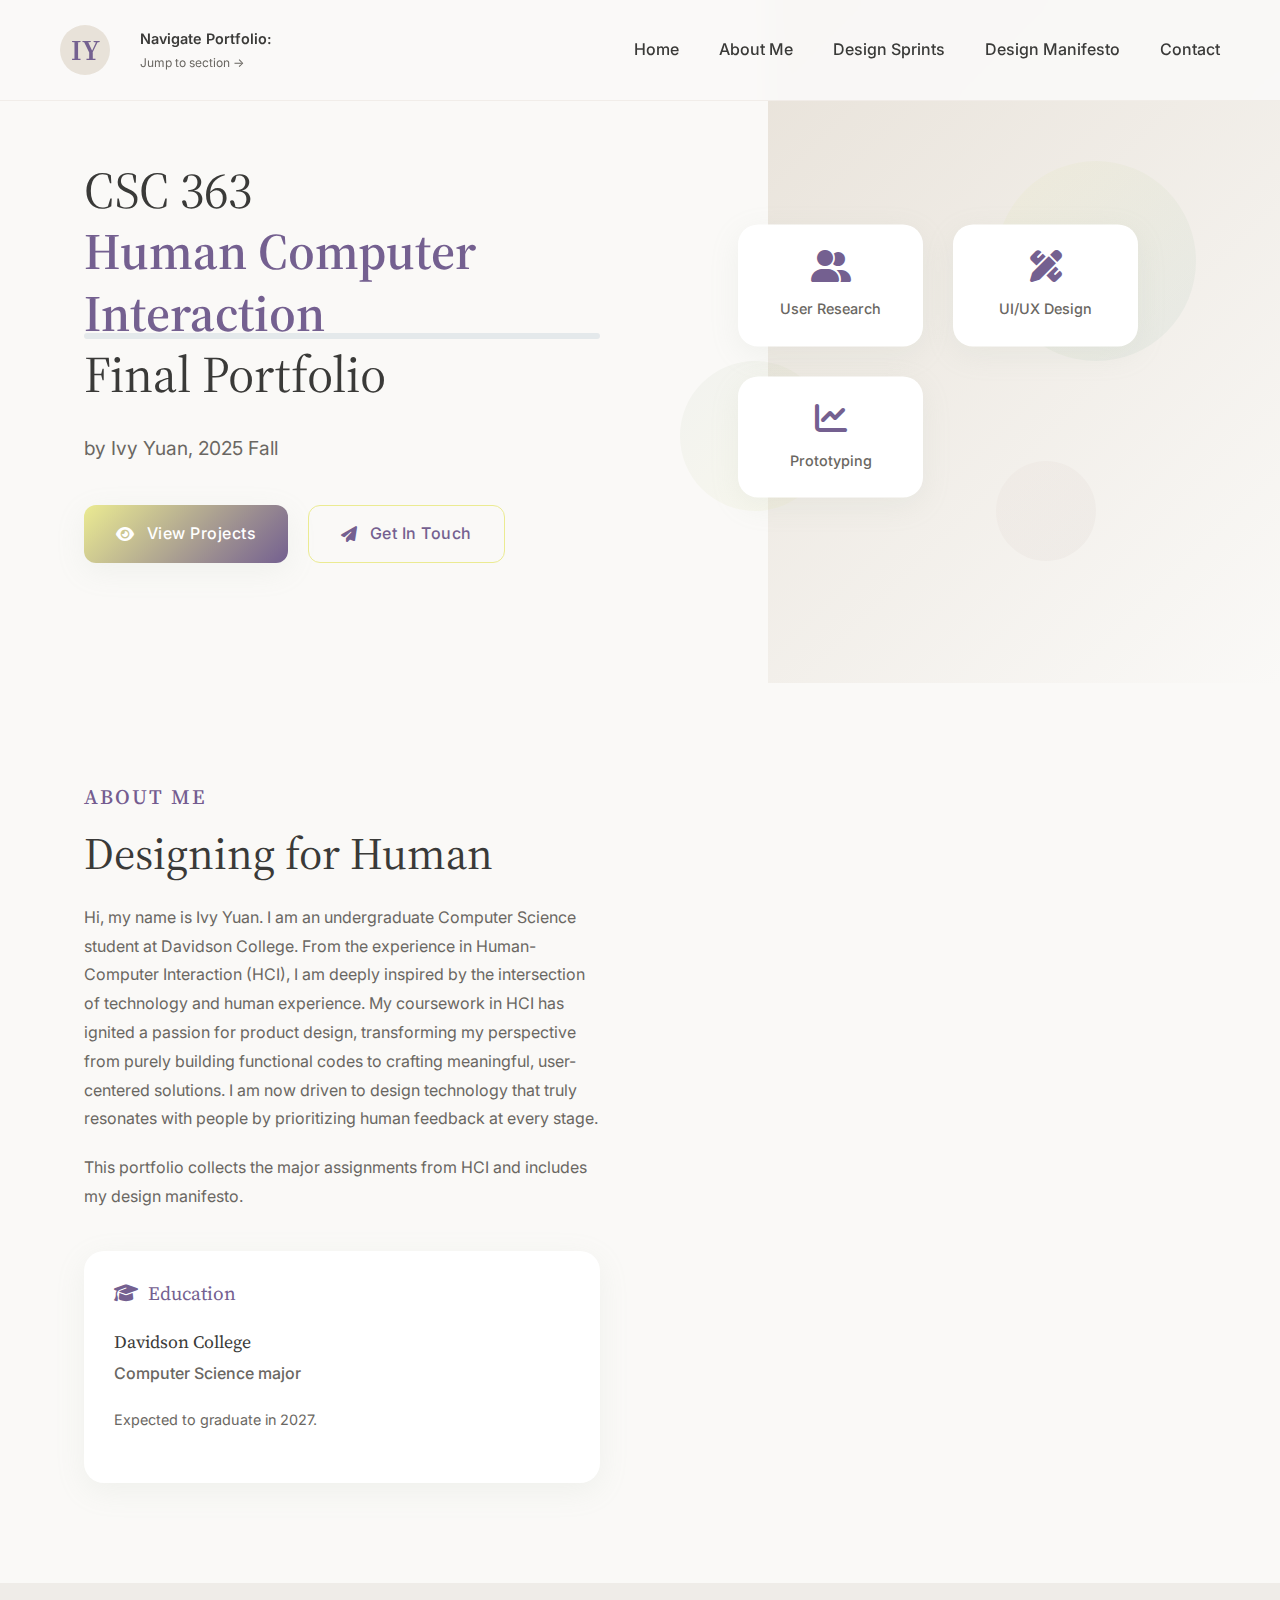
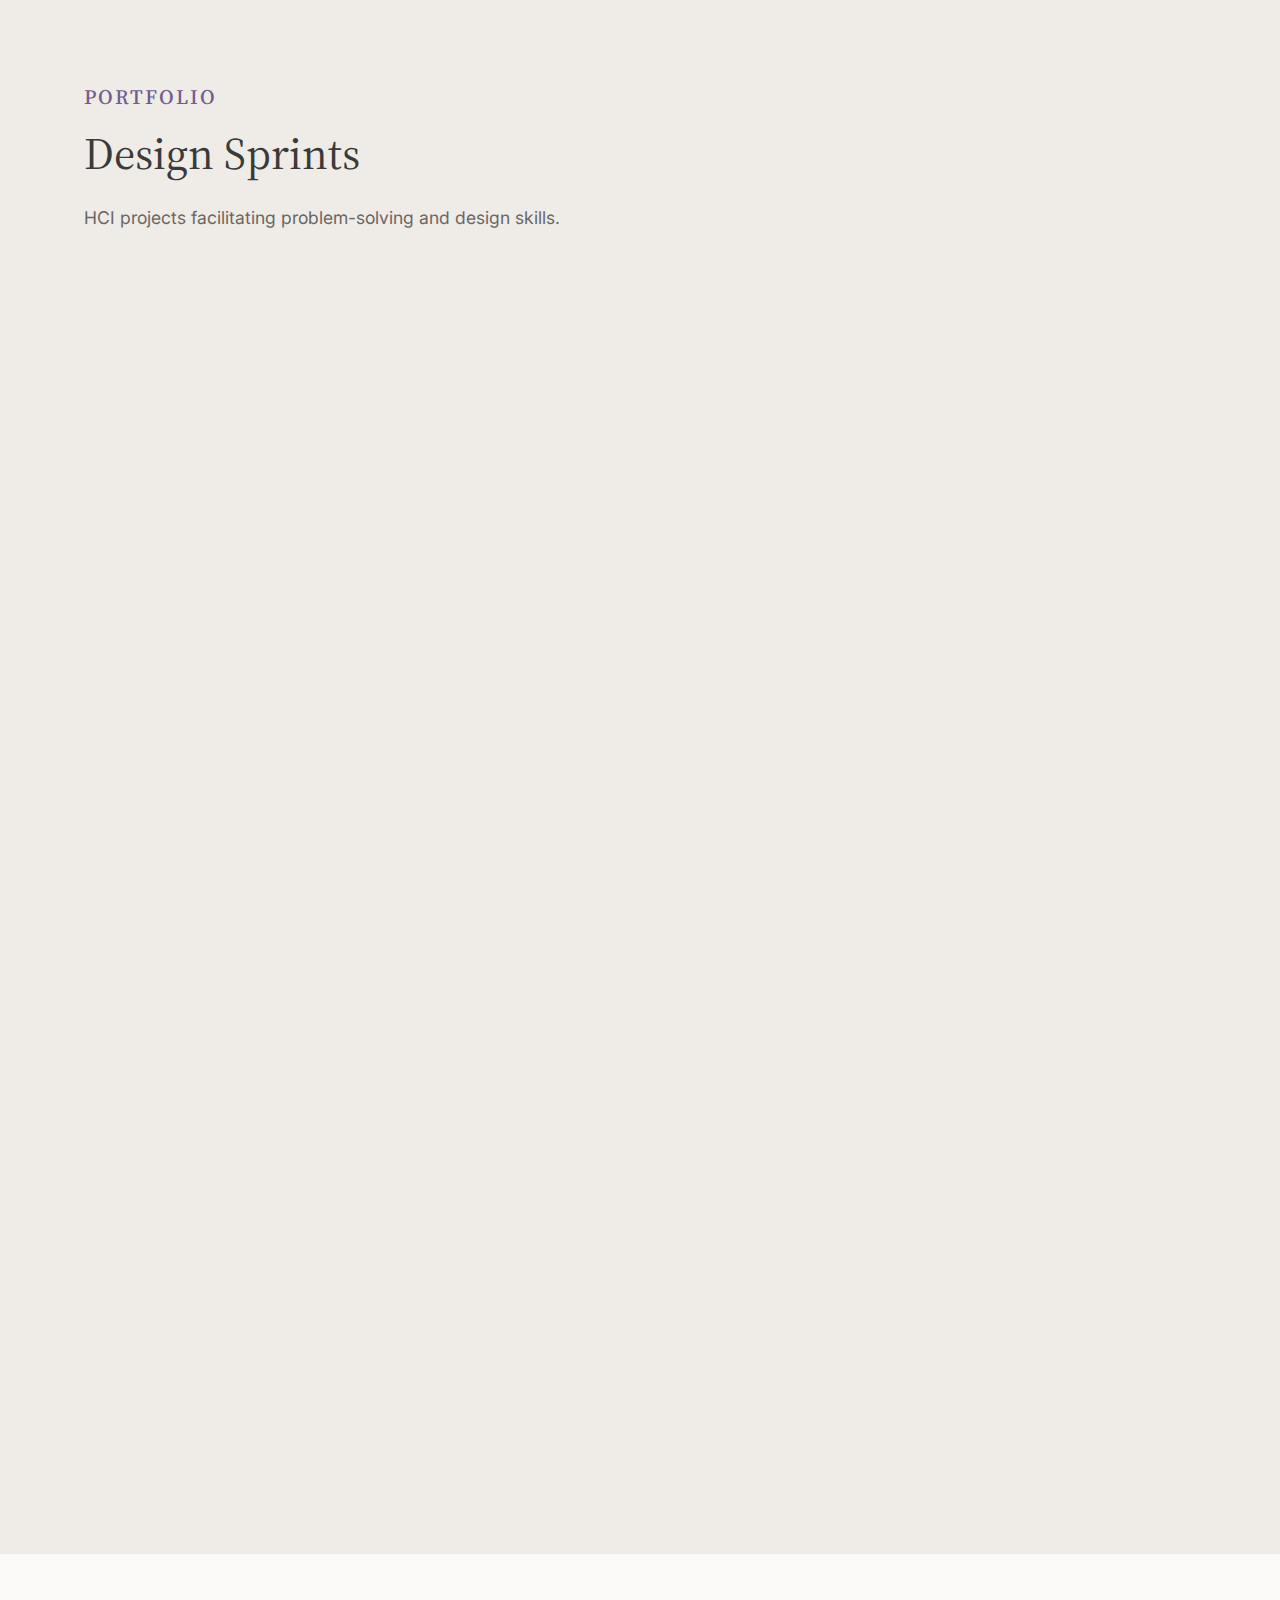
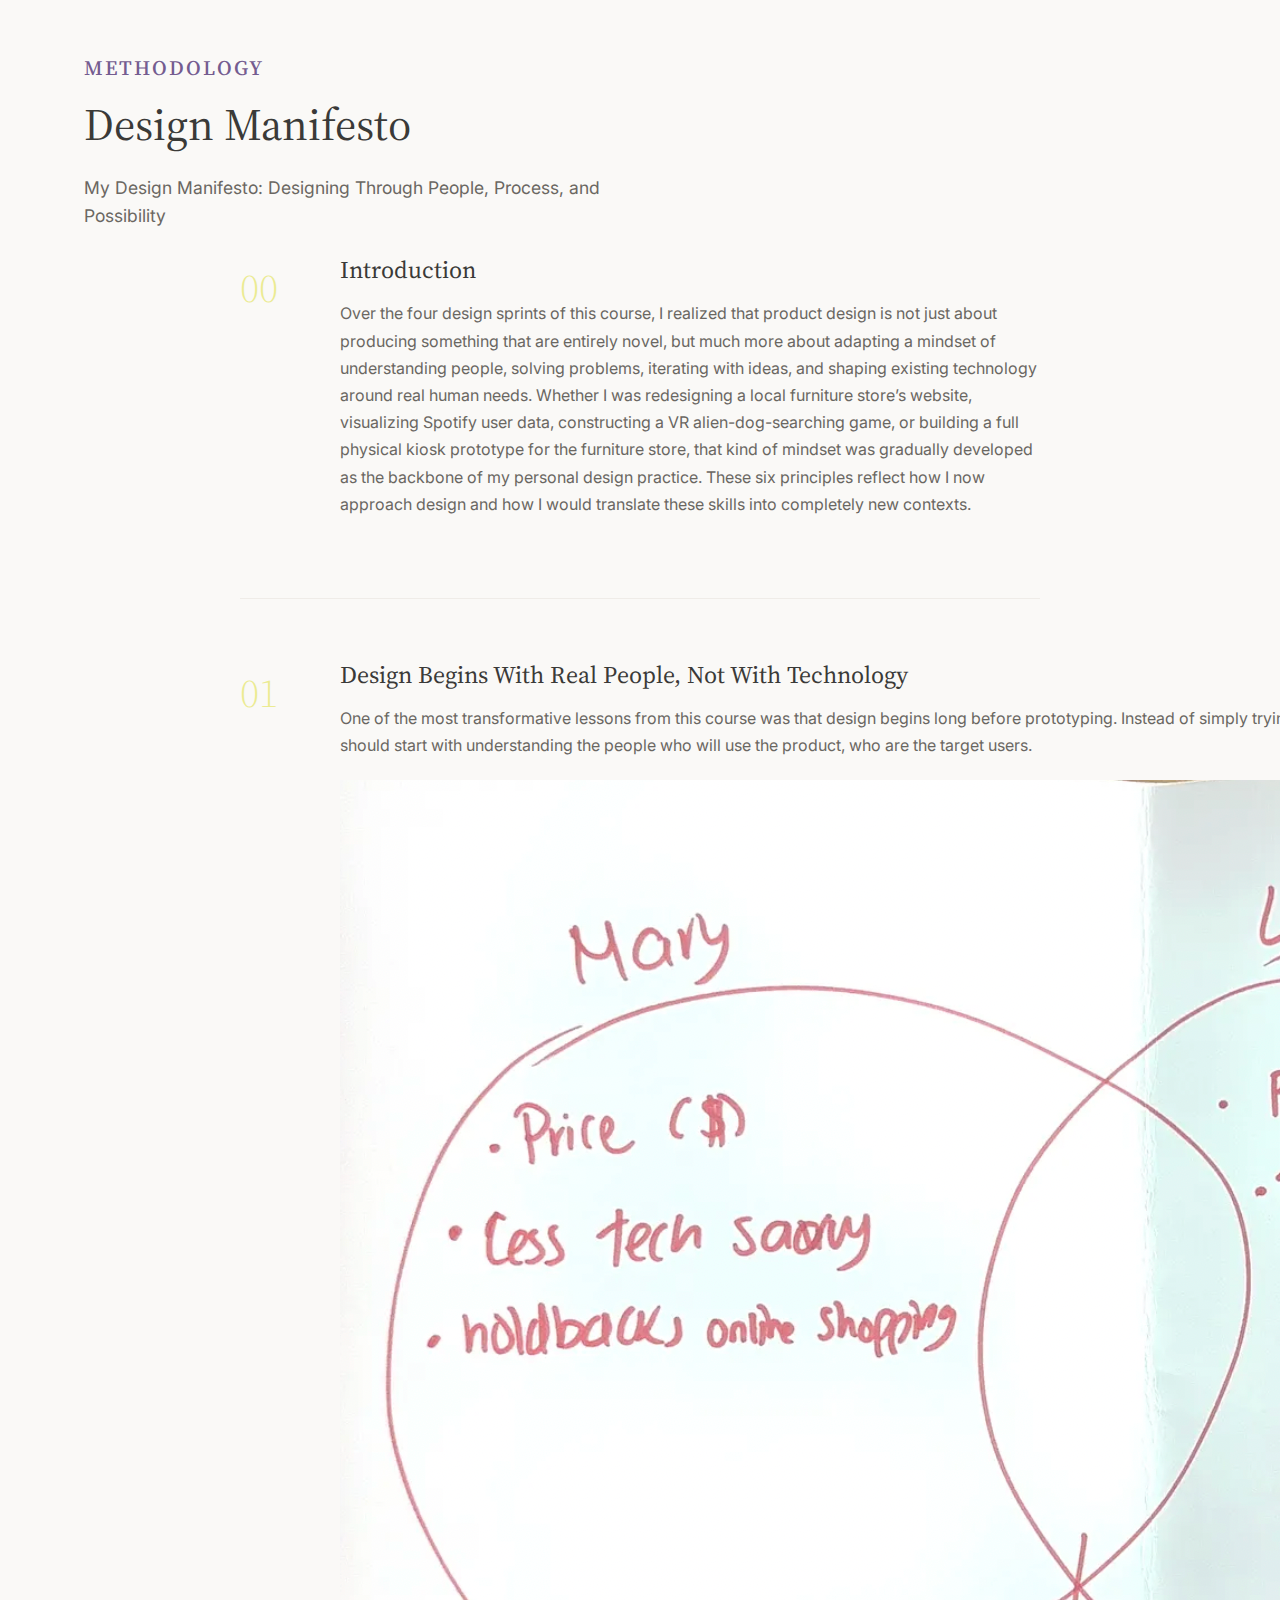
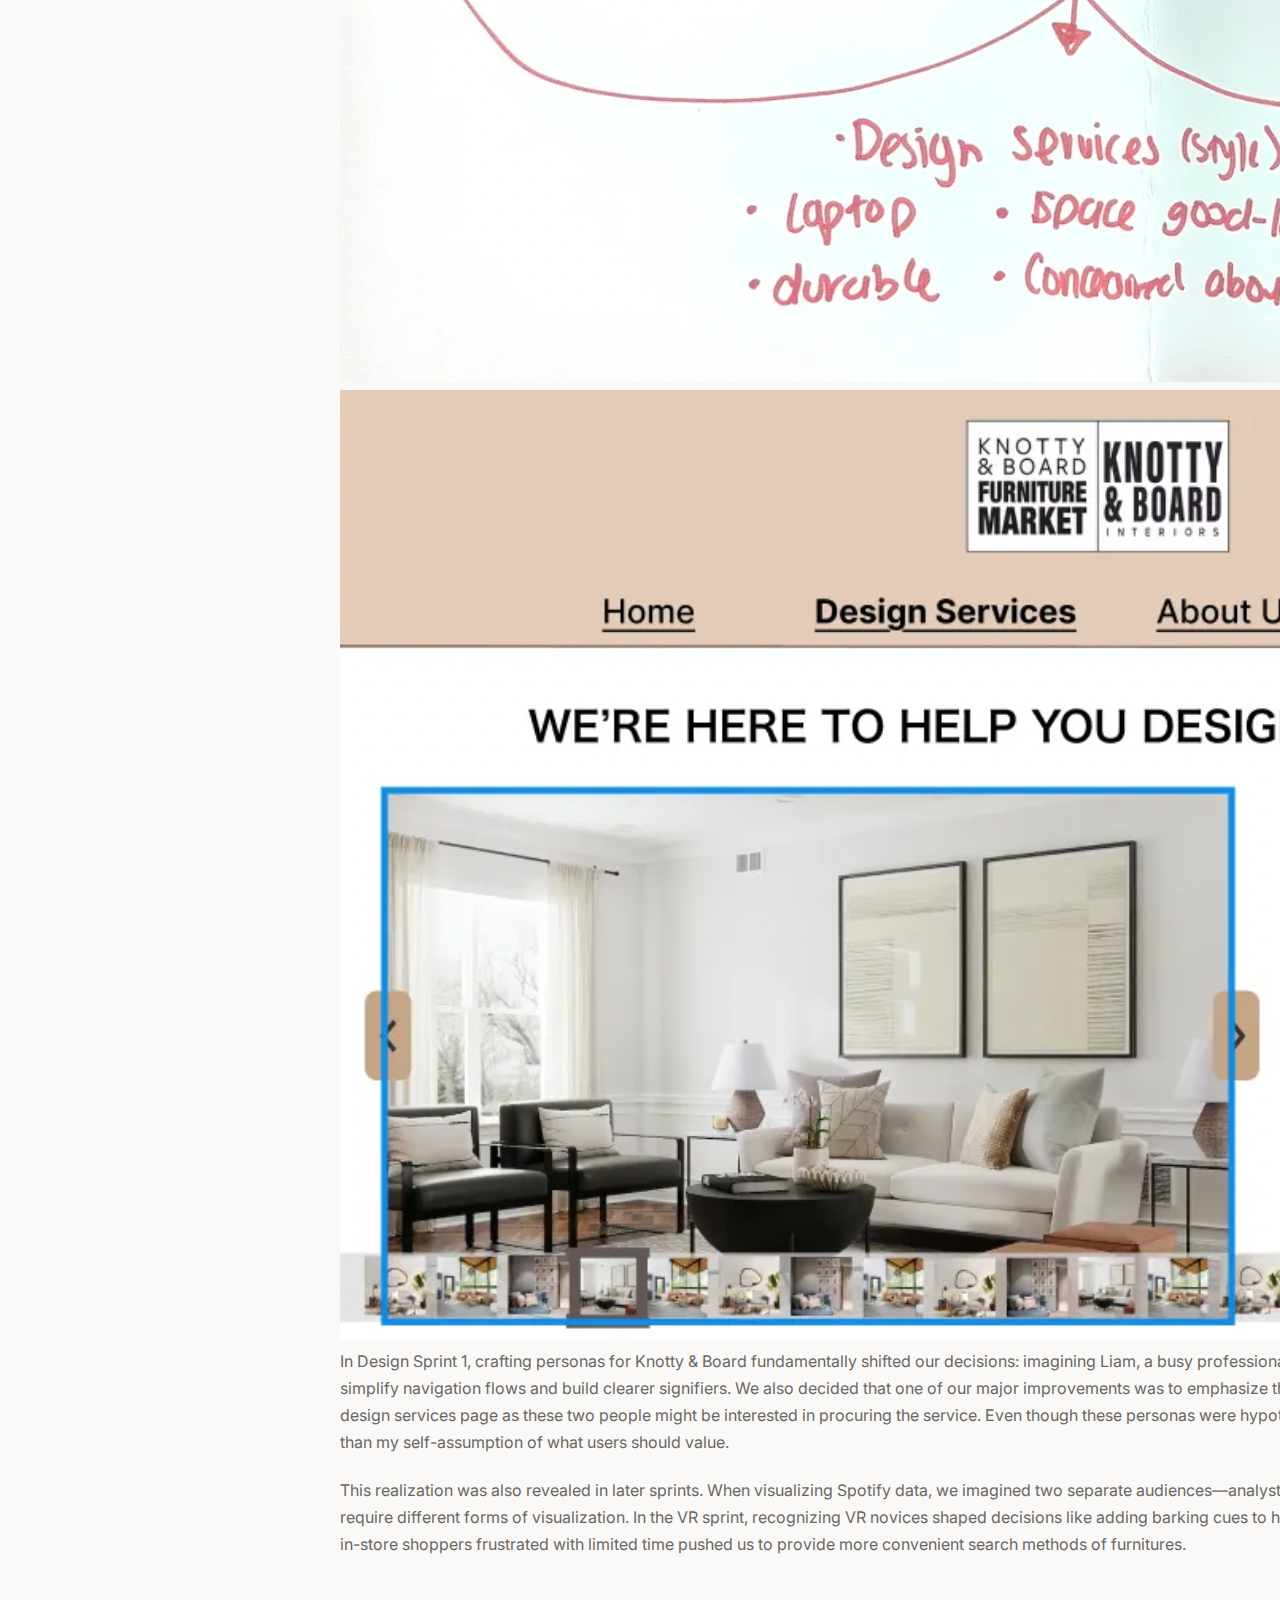
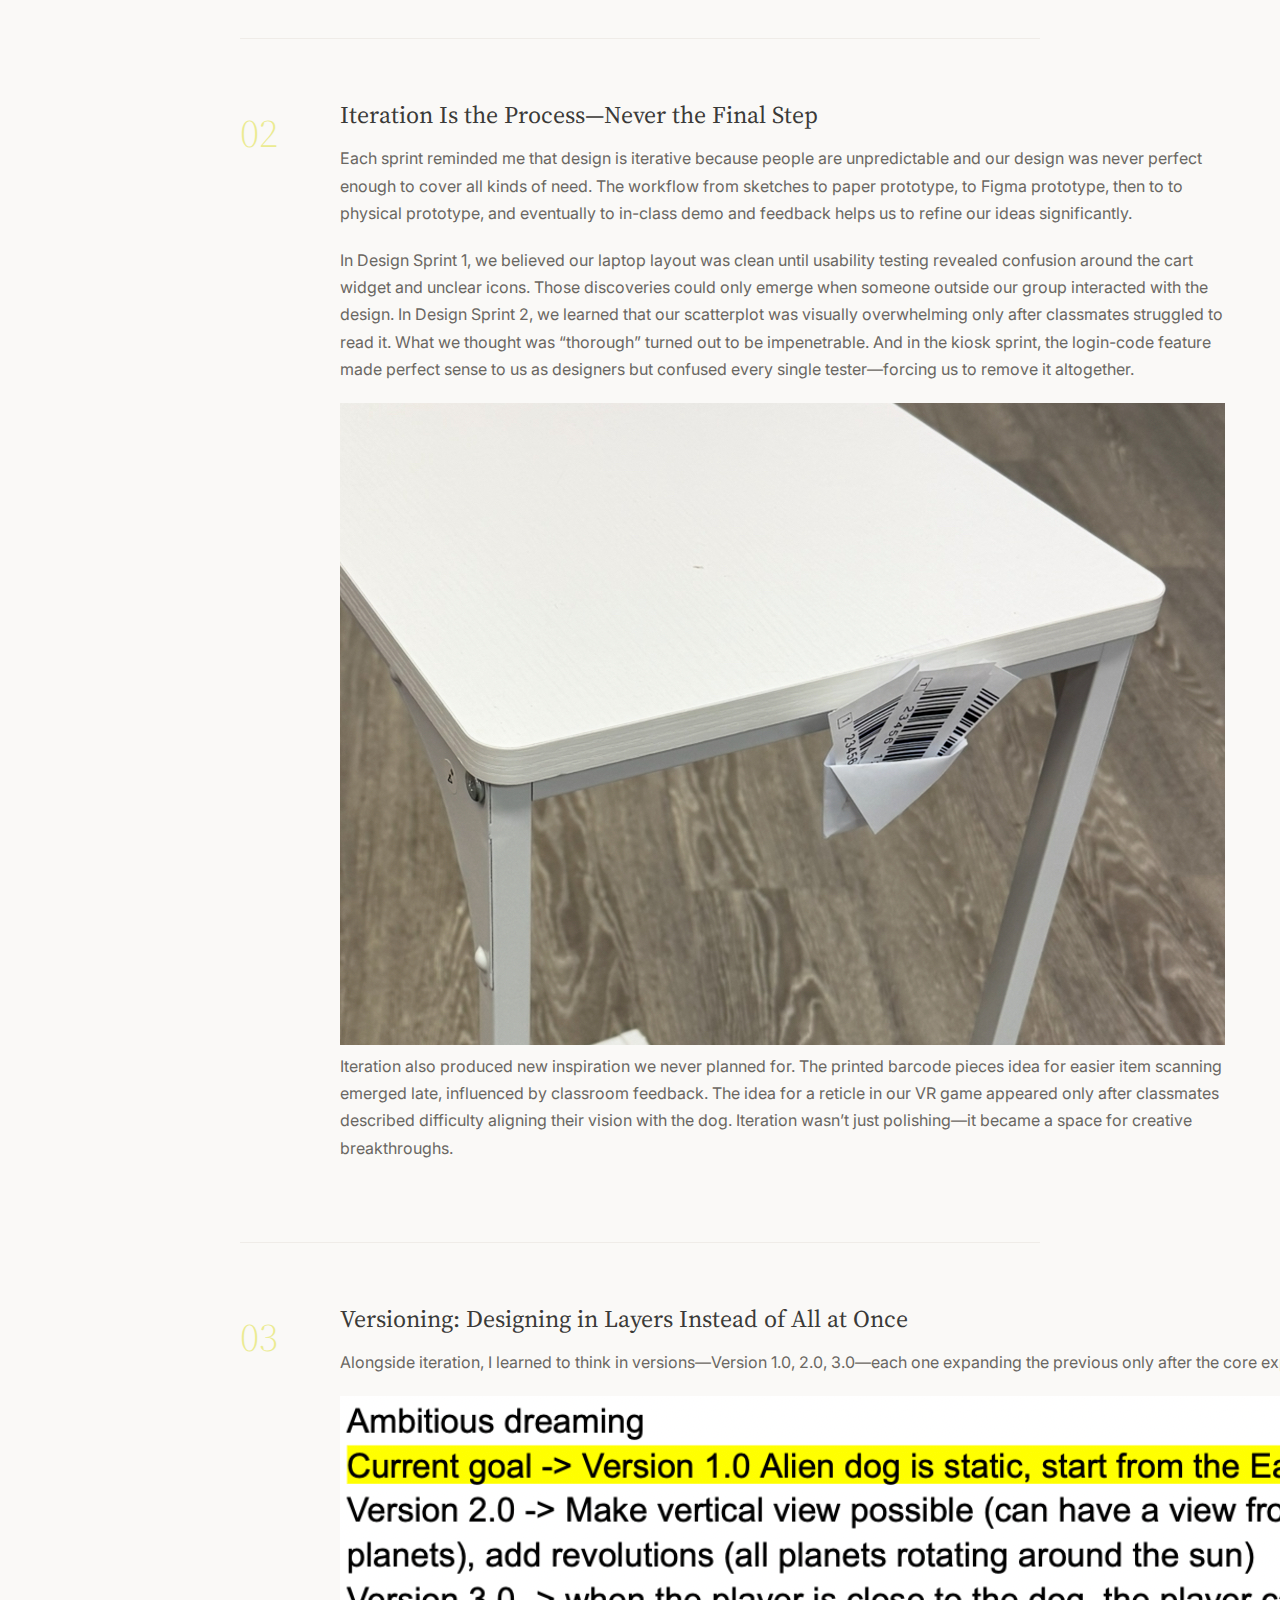
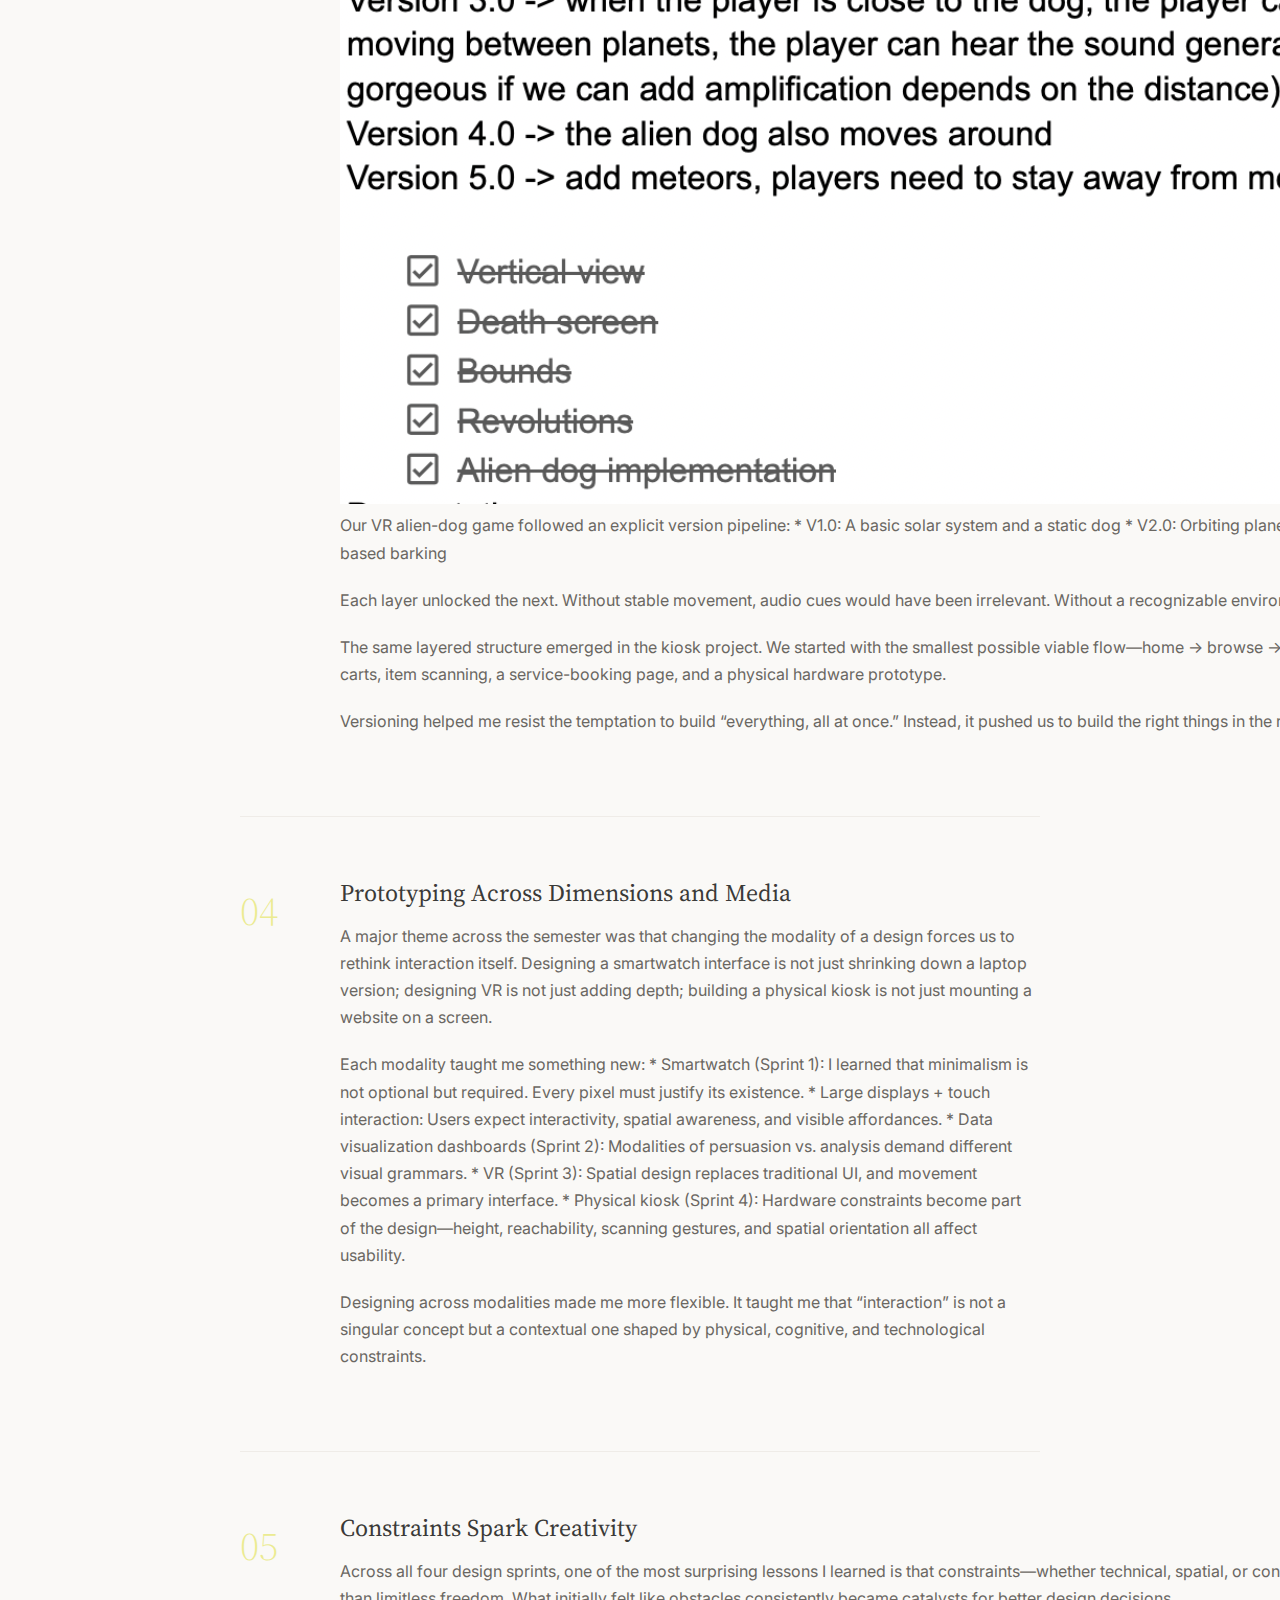
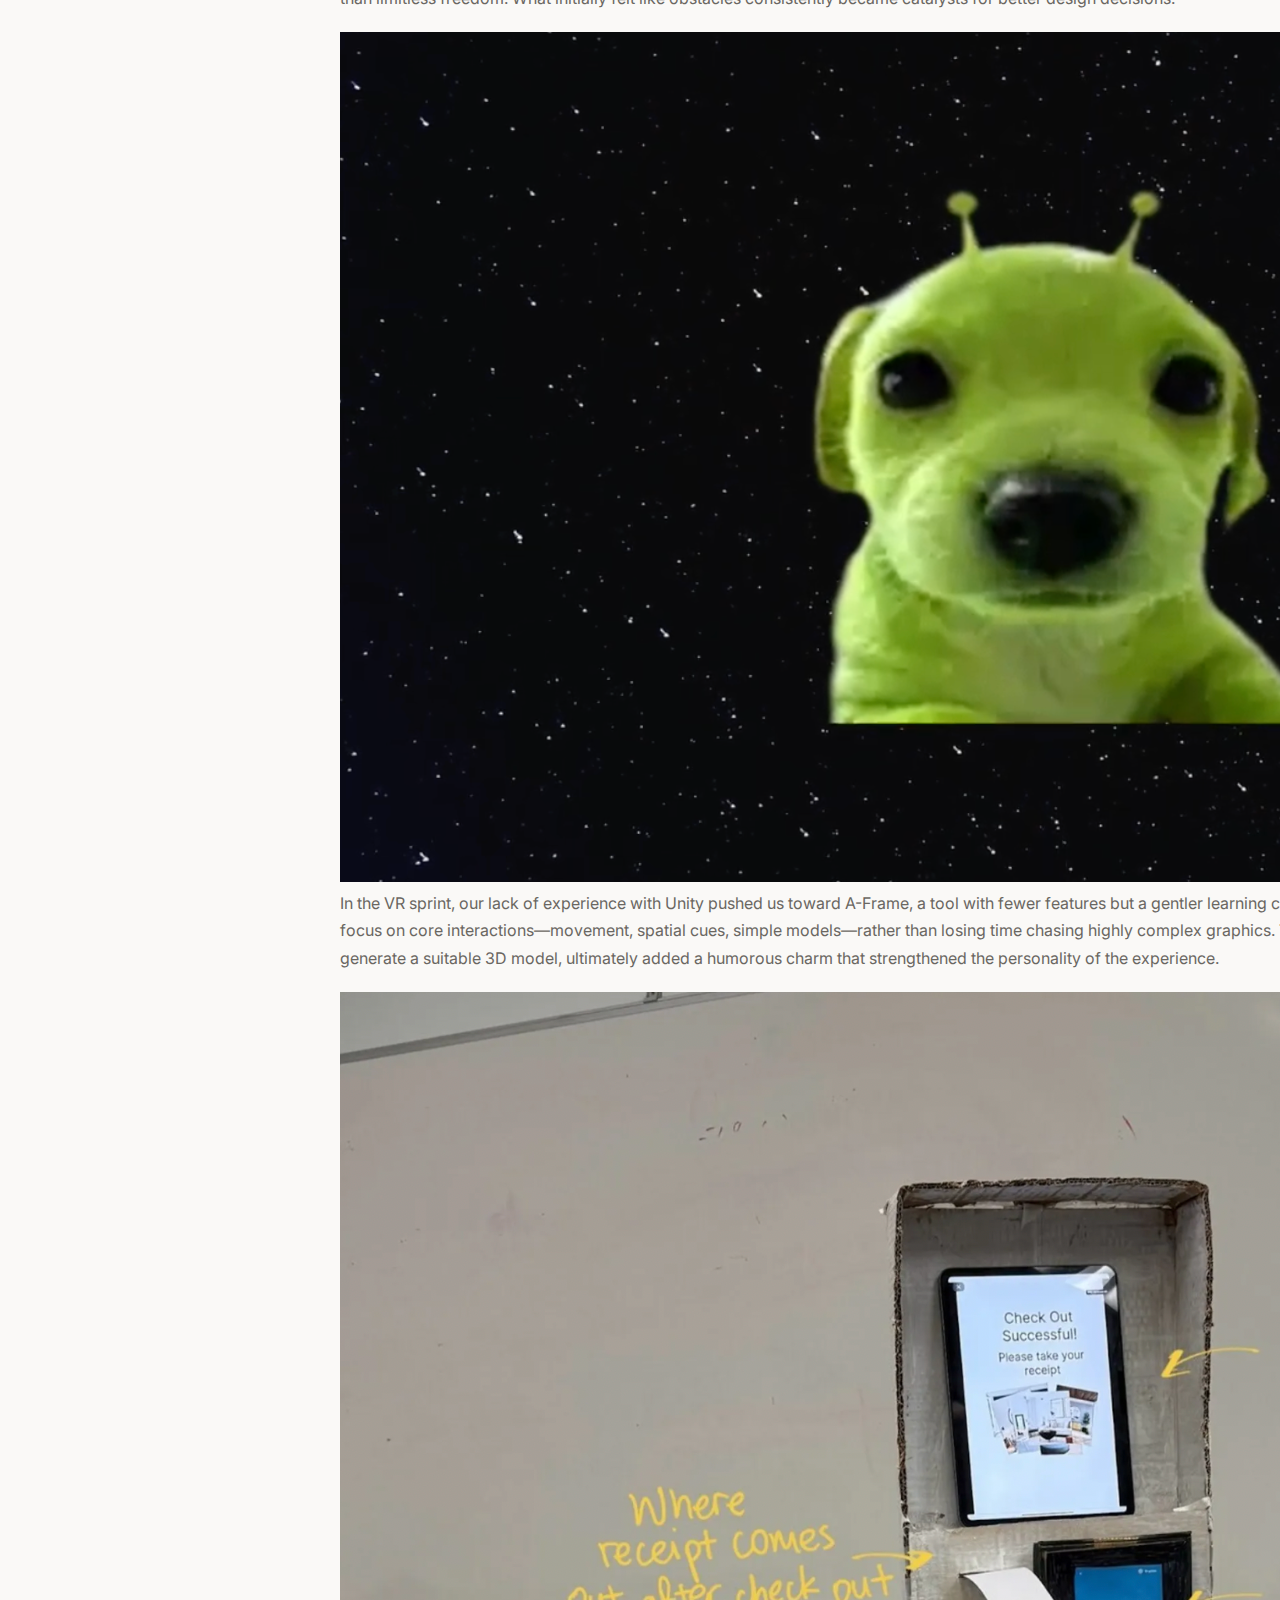
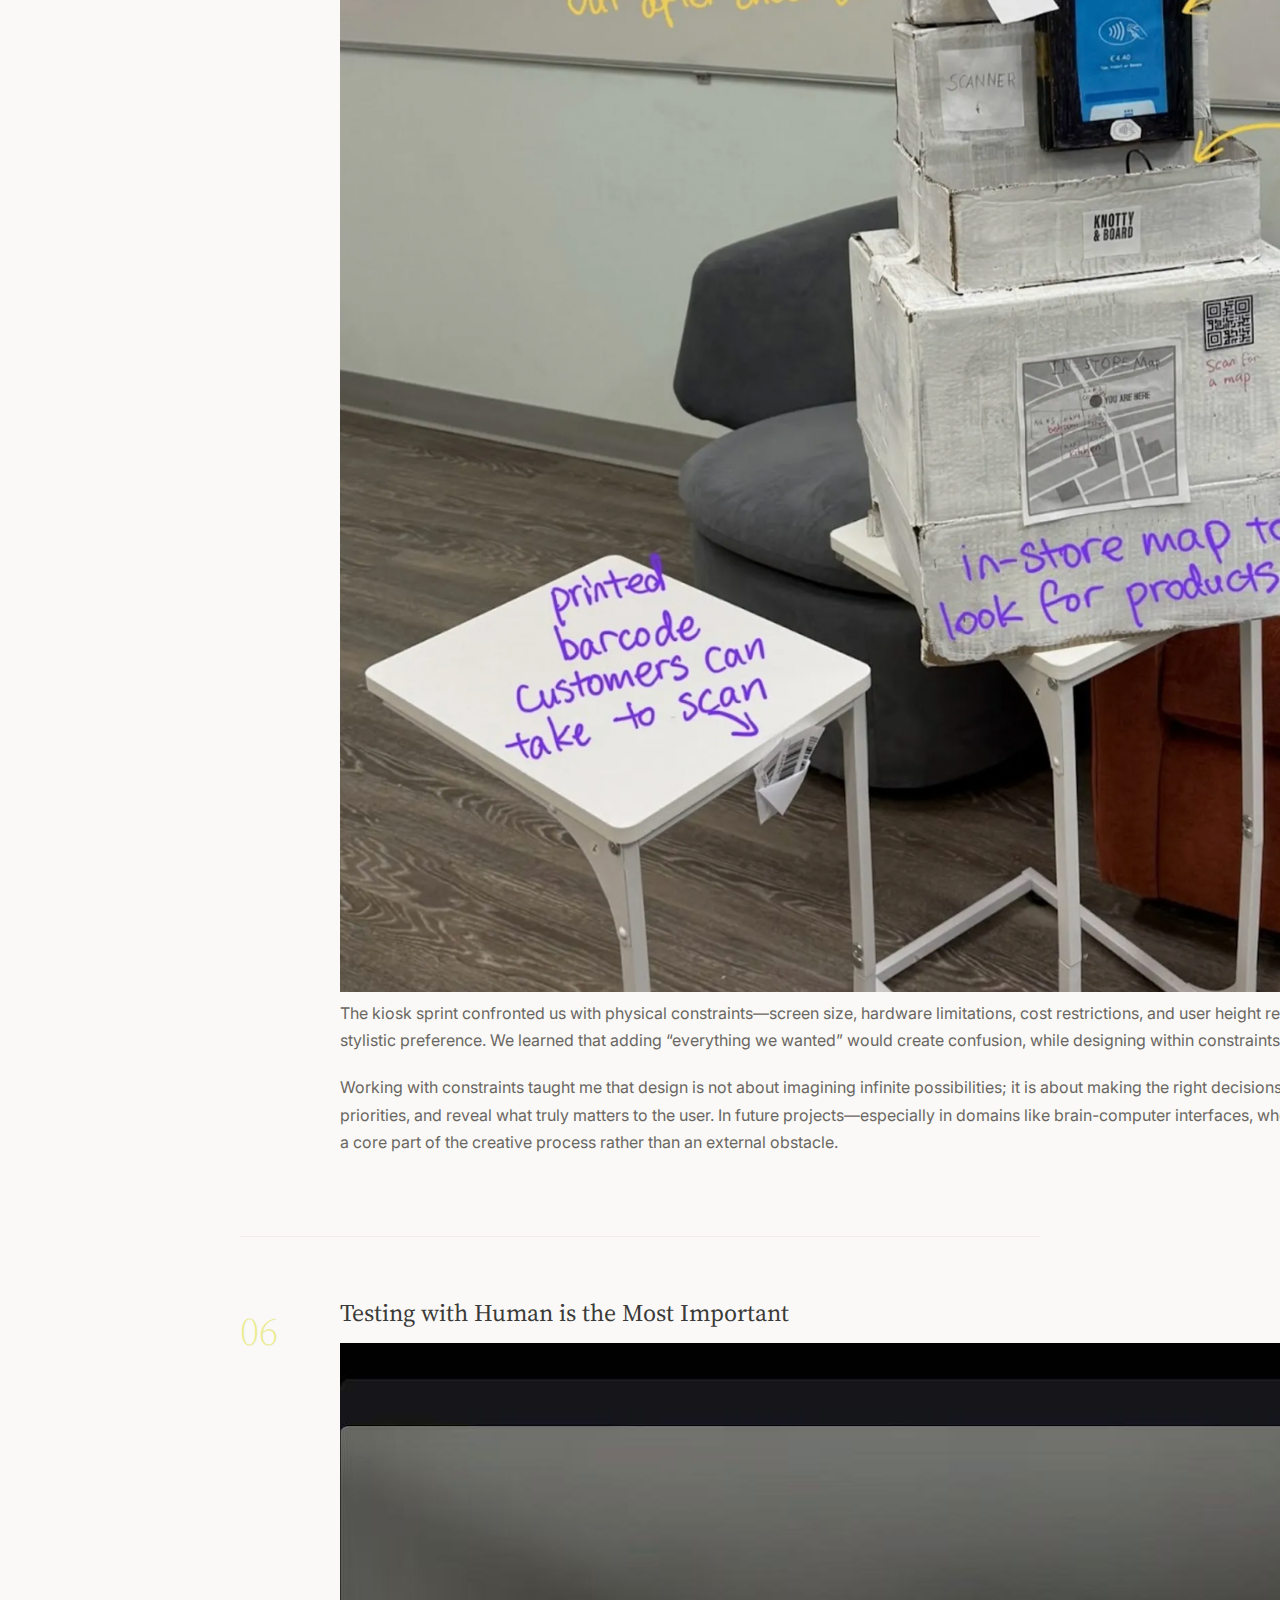
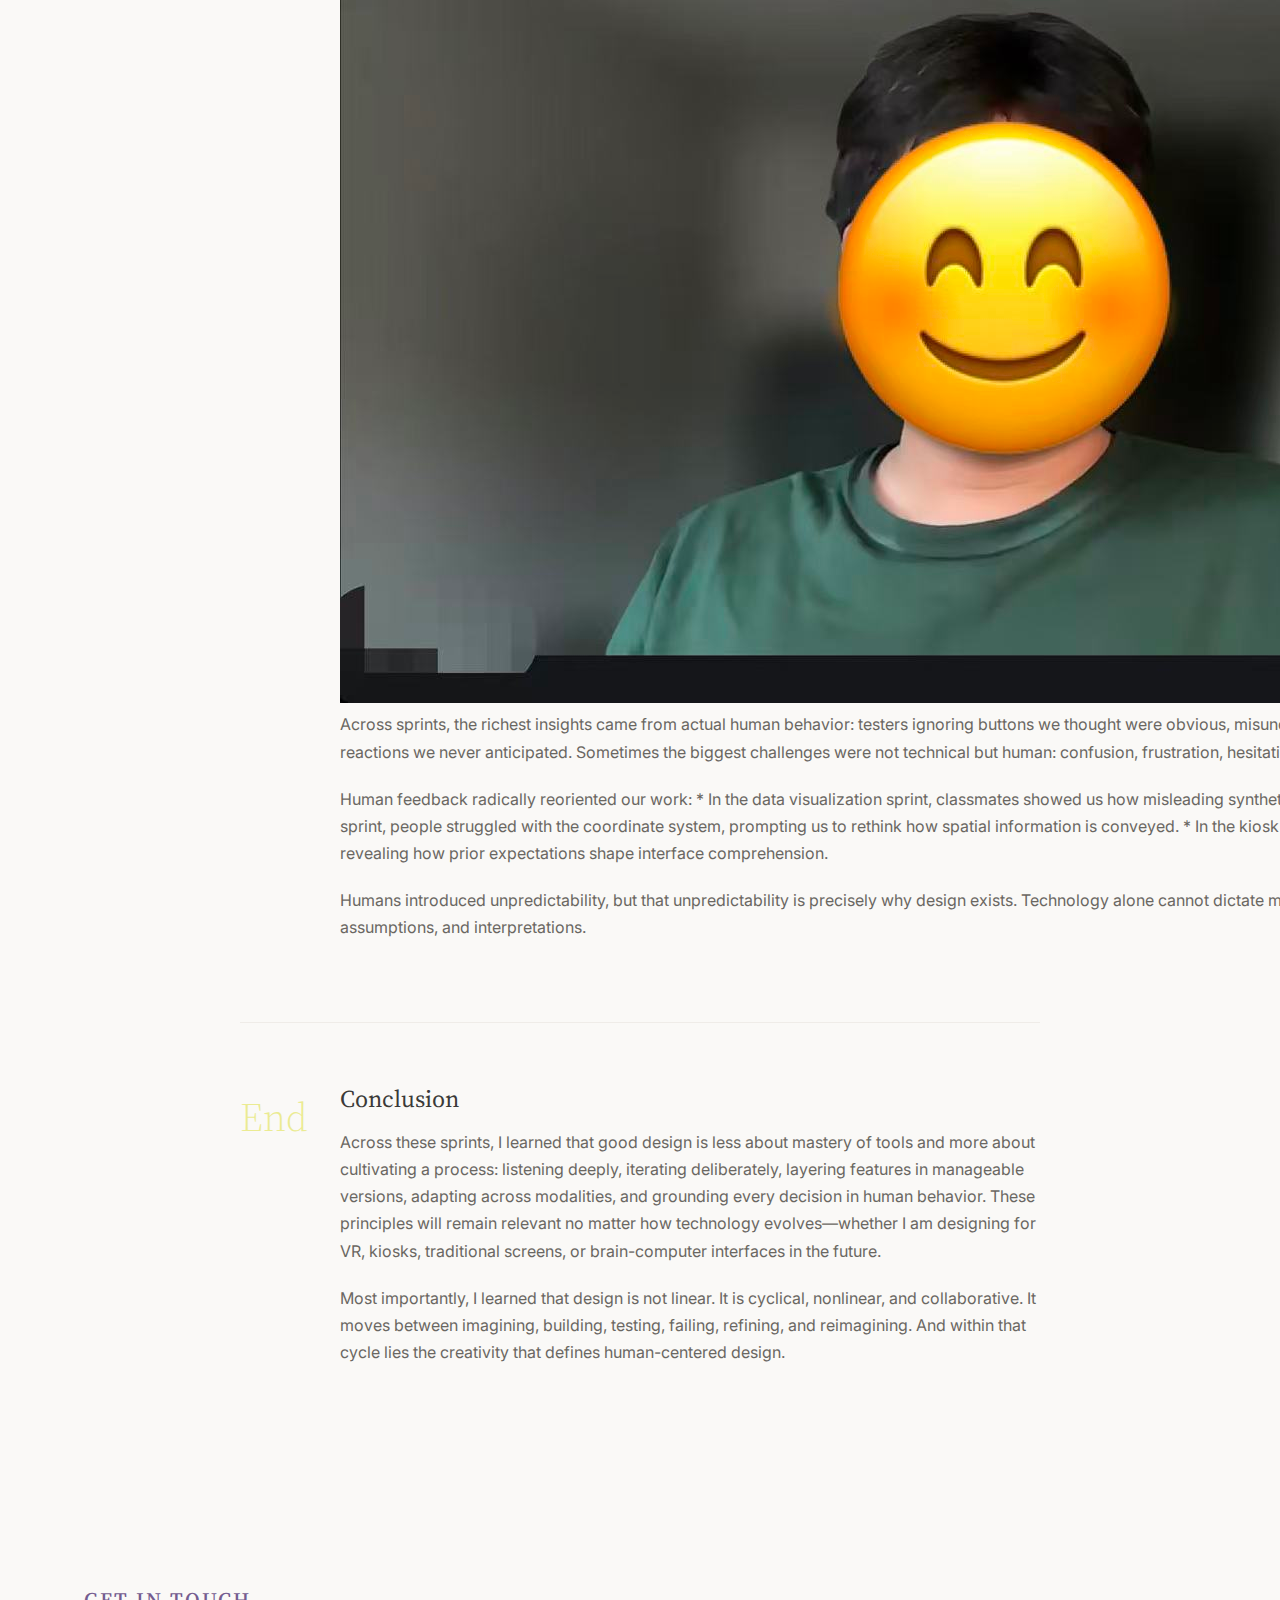
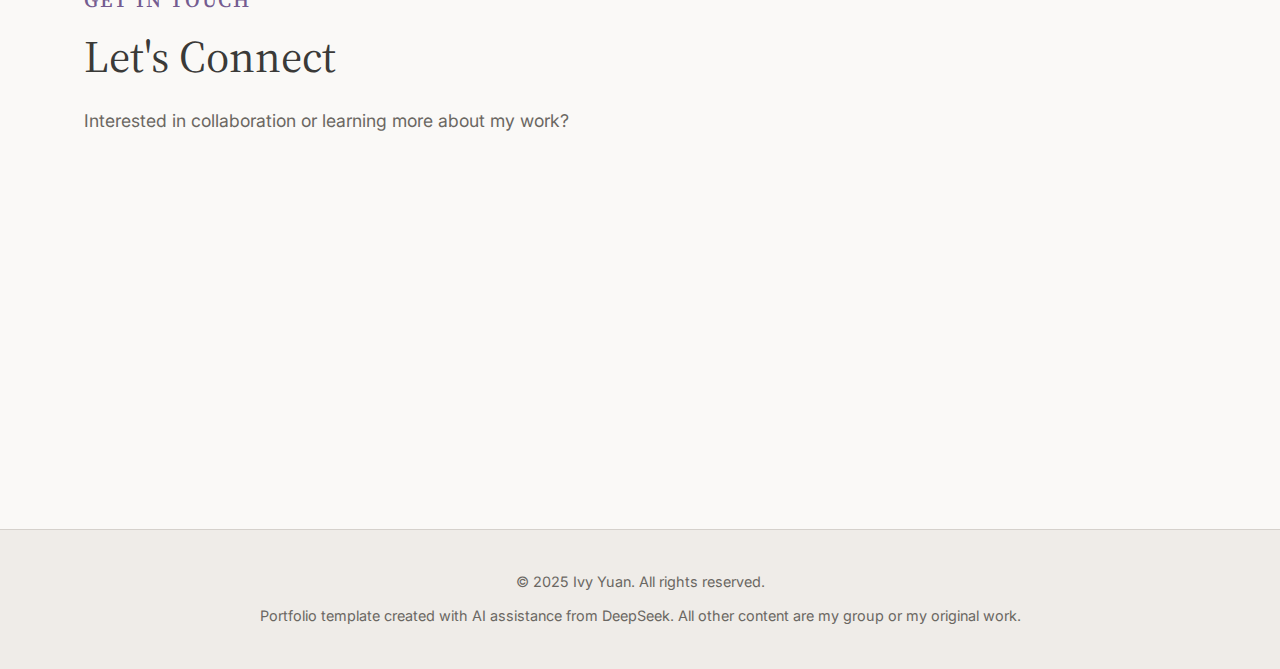
<file: index.html>
<!DOCTYPE html>
<html lang="en">
<head>
    <meta charset="UTF-8">
    <meta name="viewport" content="width=device-width, initial-scale=1.0">
    <title>Ivy Yuan | HCI Portfolio</title>
    <link rel="stylesheet" href="https://cdnjs.cloudflare.com/ajax/libs/font-awesome/6.4.0/css/all.min.css">
    <link href="https://fonts.googleapis.com/css2?family=Inter:wght@300;400;500;600&family=Source+Serif+Pro:wght@300;400;600&display=swap" rel="stylesheet">
    <link rel="stylesheet" href="css/style.css">
</head>
<body>
    <!-- Navigation -->
    <nav class="navbar">
        <div class="nav-container">
            <a href="#" class="logo">IY</a>

            <div class="nav-header">
              <span class="nav-title">Navigate Portfolio:</span>
              <span class="nav-subtitle">Jump to section →</span>
            </div>

            <div class="nav-links">
                <a href="#home" class="nav-link">Home</a>
                <a href="#about" class="nav-link">About Me</a>
                <a href="#projects" class="nav-link">Design Sprints</a>
                <a href="#process" class="nav-link">Design Manifesto</a>
                <a href="#contact" class="nav-link">Contact</a>
            </div>
            <button class="menu-btn" id="menu-btn">
                <i class="fas fa-bars"></i>
            </button>
        </div>
    </nav>

    <!-- Hero Section -->
    <section class="hero" id="home">
        <div class="container">
            <div class="hero-content">
                <div class="hero-text">
                    <h1 class="hero-title">CSC 363 <span class="highlight">Human Computer Interaction</span> Final Portfolio</h1>
                    <p class="hero-description">by Ivy Yuan, 2025 Fall</p>
                    <div class="hero-buttons">
                        <a href="#projects" class="btn btn-primary">
                            <i class="fas fa-eye"></i> View Projects
                        </a>
                        <a href="#contact" class="btn btn-secondary">
                            <i class="fas fa-paper-plane"></i> Get In Touch
                        </a>
                    </div>
                </div>
                <div class="hero-image">
                    <div class="image-wrapper">
                        <div class="floating-shape shape-1"></div>
                        <div class="floating-shape shape-2"></div>
                        <div class="floating-shape shape-3"></div>
                        <div class="hero-visual">
                            <div class="visual-element element-1">
                                <i class="fas fa-user-friends"></i>
                                <span>User Research</span>
                            </div>
                            <div class="visual-element element-2">
                                <i class="fas fa-pencil-ruler"></i>
                                <span>UI/UX Design</span>
                            </div>
                            <div class="visual-element element-3">
                                <i class="fas fa-chart-line"></i>
                                <span>Prototyping</span>
                            </div>
                        </div>
                    </div>
                </div>
            </div>
        </div>
    </section>

    <!-- About Section -->
    <section class="about" id="about">
        <div class="container">
            <div class="section-header">
                <h4 class="section-label">About Me</h4>
                <h2 class="section-title">Designing for Human</h2>
            </div>
            <div class="about-content">
                <div class="about-text">
                    <p>Hi, my name is Ivy Yuan. I am an undergraduate Computer Science student at Davidson College. From the experience in Human-Computer Interaction (HCI), I am deeply inspired by the intersection of technology and human experience. My coursework in HCI has ignited a passion for product design, transforming my perspective from purely building functional codes to crafting meaningful, user-centered solutions. I am now driven to design technology that truly resonates with people by prioritizing human feedback at every stage.</p>
                    <p>This portfolio collects the major assignments from HCI and includes my design manifesto.</p>
                    <div class="education">
                        <h4><i class="fas fa-graduation-cap"></i> Education</h4>
                        <div class="education-item">
                            <h5>Davidson College</h5>
                            <p class="education-school">Computer Science major</p>
                            <p class="education-details">Expected to graduate in 2027.</p>
                        </div>
                    </div>
                </div>
                
                        </div>
                    </div>
                </div>
            </div>
        </div>
    </section>

    <!-- Projects Section -->
    <section class="projects" id="projects">
        <div class="container">
            <div class="section-header">
                <h4 class="section-label">Portfolio</h4>
                <h2 class="section-title">Design Sprints</h2>
                <p class="section-subtitle">HCI projects facilitating problem-solving and design skills.</p>
            </div>
            <div class="projects-grid">
                <!-- Project 1 -->
                <div class="project-card">
                    <div class="project-image">
                        <img src="images/kandb.png" alt="Knotty&Board Website">
                        <div class="project-overlay">
                          <span class="project-category">Prototyping</span>
                      </div>
                    </div>
                    <div class="project-content">
                        <h3>Design for Dimensions</h3>
                        <p class="project-description">This project involved redesigning a home furnishings website to create three distinct, user-centered experiences specifically optimized for a smartwatch, a laptop, and a large collaborative touch display.</p>
                        <div class="project-tags">
                            <span class="tag">Adaptive Design</span>
                            <span class="tag">Multi-Device UX</span>
                        </div>
                        <a href="https://medium.com/@ivyuan_89714/design-for-dimensions-knotty-and-board-website-redesign-215a50242936" class="project-link" target="_blank">
                          <i class="fas fa-arrow-right"></i> View Design Document on Medium
                        </a>
                    </div>
                </div>

                <!-- Project 2 -->
                <div class="project-card">
                    <div class="project-image">
                        <img src="images/datavis.png" alt="Spotify User Data Visualization">
                        <div class="project-overlay">
                            <span class="project-category">Data Visualization</span>
                        </div>
                    </div>
                    <div class="project-content">
                        <h3>Design for Understanding</h3>
                        <p class="project-description">This project involved communicating information discovered in a dataset by creating two distinct visual experiences: one optimized for analytical clarity through a multi-chart dashboard, and another crafted for persuasive impact using creative narrative and visualization techniques.</p>
                        <div class="project-tags">
                            <span class="tag">Analytical Visualization</span>
                            <span class="tag">Persuasive Visualization</span>
                        </div>
                        <a href="https://medium.com/@makwhite/1f09d4c8252b" class="project-link" target="_blank">
                            <i class="fas fa-arrow-right"></i> View Design Document on Medium
                        </a>
                    </div>
                </div>

                <!-- Project 3 -->
                <div class="project-card">
                    <div class="project-image">
                        <img src="images/vr.png" alt="Alien-dog finding VR game">
                        <div class="project-overlay">
                            <span class="project-category">Visual Reality</span>
                        </div>
                    </div>
                    <div class="project-content">
                        <h3>Design for Another World</h3>
                        <p class="project-description">This project involved designing immersive and interactive virtual reality experience to transport users to an imaginative world, allowing users to complete tasks that are impossible to accomplish in the real world.</p>
                        <div class="project-tags">
                            <span class="tag">VR</span>
                            <span class="tag">Immersion & Interactivity</span>
                            <span class="tag">Worldbuilding</span>
                        </div>
                        <a href="https://medium.com/@thompsontyler607/design-for-another-world-fetch-across-the-galaxy-e429b2d23d38" class="project-link" target="_blank">
                          <i class="fas fa-arrow-right"></i> View Design Document on Medium
                        </a>
                    </div>
                </div>

                <!-- Project 4 -->
                <div class="project-card">
                  <div class="project-image">
                      <img src="images/kiosk.jpeg" alt="Kiosk Prototype">
                      <div class="project-overlay">
                          <span class="project-category">Physical Prototype</span>
                      </div>
                  </div>
                  <div class="project-content">
                      <h3>Re-design and Extend</h3>
                      <p class="project-description">This project involved iterating and extending the design process of Design for Dimensions to create a tangible, physical prototype by synthesizing user feedback gathered previously.</p>
                      <div class="project-tags">
                          <span class="tag">User Testing</span>
                          <span class="tag">Physical Prototyping</span>
                          <span class="tag">Tangible UX</span>
                      </div>
                      <a href="https://medium.com/@jowhitehouse_64694/design-sprint-4-re-design-and-extend-09cffa3646fe?postPublishedType=initial" class="project-link" target="_blank">
                        <i class="fas fa-arrow-right"></i> View Design Document on Medium
                    </a>
                  </div>
              </div>
            </div>
        </div>
    </section>

    <!-- Design Process Section -->
    <section class="process" id="process">
        <div class="container">
            <div class="section-header">
                <h4 class="section-label">Methodology</h4>
                <h2 class="section-title">Design Manifesto</h2>
                <p class="section-subtitle">My Design Manifesto: Designing Through People, Process, and Possibility</p>
            </div>
            <div class="process-timeline">
                <div class="process-step">
                    <div class="step-number">00</div>
                    <div class="step-content">
                        <h3>Introduction</h3>
                        <p>Over the four design sprints of this course, I realized that product design is not just about producing something that are entirely novel, but much more about 
                          adapting a mindset of understanding people, solving problems, iterating with ideas, and shaping existing technology around real human needs. 
                          Whether I was redesigning a local furniture store’s website, visualizing Spotify user data, constructing a VR alien-dog-searching game, or building 
                          a full physical kiosk prototype for the furniture store, that kind of mindset was gradually developed as the backbone of my personal design practice. These six principles reflect how 
                          I now approach design and how I would translate these skills into completely new contexts.
                        </p>
                        
                    </div>
                </div>
                <div class="process-step">
                  <div class="step-number">01</div>
                  <div class="step-content">
                      <h3>Design Begins With Real People, Not With Technology</h3>
                      <p>One of the most transformative lessons from this course was that design begins long before prototyping. Instead of simply trying to come up with something that I personally consider a good practice, 
                        design should start with understanding the people who will use the product, who are the target users. 
                      </p>
                      <div class="step-image">
                        <img src="images/liam&mary.png" alt="Target user personas">
                      </div>
                      <div class="step-image">
                        <img src="images/designservice.png" alt="Figma Design Services page">
                      </div>
                      <p>
          
                        In Design Sprint 1, crafting personas for Knotty & Board fundamentally shifted our decisions: imagining Liam, a busy professional shopping on the go, or Mary, an Airbnb 
                        host with low tech-confidence, helped us simplify navigation flows and build clearer signifiers. We also decided that one of our major improvements was to emphasize the availability of receiving help 
                        from staff, and we wanted to focus on improving design services page as these two people might be interested in procuring the service. Even though these personas were hypothetical, the process taught me the 
                        value of grounding design in empathy rather than my self-assumption of what users should value.
                      </p>
                      <p>
                        This realization was also revealed in later sprints. When visualizing Spotify data, we imagined two separate audiences—analysts seeking clarity and executives seeking persuasion—and 
                        realized those needs require different forms of visualization. In the VR sprint, recognizing VR novices shaped decisions like adding barking cues to help players find 
                        the alien dog without frustration. In the kiosk sprint, thinking about in-store shoppers frustrated with limited time pushed us to provide more convenient search methods of furnitures.
                      </p>  
                  </div>
              </div>
                <div class="process-step">
                    <div class="step-number">02</div>
                    <div class="step-content">
                        <h3>Iteration Is the Process—Never the Final Step</h3>
                        <p>Each sprint reminded me that design is iterative because people are unpredictable and our design was never perfect enough to cover all kinds of need. The workflow from sketches to paper prototype, to Figma prototype, then to 
                          to physical prototype, and eventually to in-class demo and feedback helps us to refine our ideas significantly.</p>
                        <p>
                          In Design Sprint 1, we believed our laptop layout was clean until usability testing revealed confusion around the cart widget and unclear icons. Those discoveries could only emerge when someone outside our group interacted with the 
                          design. In Design Sprint 2, we learned that our scatterplot was visually overwhelming only after classmates struggled to read it. What we thought was “thorough” turned out to be impenetrable. And in the kiosk sprint, the login-code 
                          feature made perfect sense to us as designers but confused every single tester—forcing us to remove it altogether.
                        </p>
                        <div class="step-image">
                          <img src="images/barcode.jpeg" alt="Barcode printed for furnitures">
                        </div>
                        <p>
                          Iteration also produced new inspiration we never planned for. The printed barcode pieces idea for easier item scanning emerged late, influenced by classroom feedback. The idea for a reticle in our VR game appeared only after classmates described difficulty 
                          aligning their vision with the dog. Iteration wasn’t just polishing—it became a space for creative breakthroughs.

                        </p>
                    </div>
                </div>
                <div class="process-step">
                    <div class="step-number">03</div>
                    <div class="step-content">
                        <h3>Versioning: Designing in Layers Instead of All at Once</h3>
                        <p>Alongside iteration, I learned to think in versions—Version 1.0, 2.0, 3.0—each one expanding the previous only after the core experience functioned.</p>
                        <div class="step-image">
                          <img src="images/version.png" alt="Design Path of Our VR Game">
                        </div>
                        <p>
                          Our VR alien-dog game followed an explicit version pipeline:

                          * V1.0: A basic solar system and a static dog
                          * V2.0: Orbiting planets and vertical movement
                          * V3.0: Ambient music and proximity-based barking

                        </p>
                        <p>
                          Each layer unlocked the next. Without stable movement, audio cues would have been irrelevant. Without a recognizable environment, the narrative would fall flat.

                        </p>
                        <p>
                          The same layered structure emerged in the kiosk project. We started with the smallest possible viable flow—home → browse → add to cart → checkout—before introducing 
                          extras like saved carts, item scanning, a service-booking page, and a physical hardware prototype.

                        </p>
                        <p>
                          Versioning helped me resist the temptation to build “everything, all at once.” Instead, it pushed us to build the right things in the right order—a principle 
                          that scales to any complex system.

                        </p>
                    </div>
                </div>
                <div class="process-step">
                    <div class="step-number">04</div>
                    <div class="step-content">
                        <h3>Prototyping Across Dimensions and Media</h3>
                        <p>A major theme across the semester was that changing the modality of a design forces us to rethink interaction itself. Designing a smartwatch interface is not 
                          just shrinking down a laptop version; designing VR is not just adding depth; building a physical kiosk is not just mounting a website on a screen.
                        </p>
                        <p>
                          Each modality taught me something new:

                            * Smartwatch (Sprint 1): I learned that minimalism is not optional but required. Every pixel must justify its existence.
                            * Large displays + touch interaction: Users expect interactivity, spatial awareness, and visible affordances.
                            * Data visualization dashboards (Sprint 2): Modalities of persuasion vs. analysis demand different visual grammars.
                            * VR (Sprint 3): Spatial design replaces traditional UI, and movement becomes a primary interface.
                            * Physical kiosk (Sprint 4): Hardware constraints become part of the design—height, reachability, scanning gestures, and spatial orientation all affect usability.


                        </p>
                        <p>
                          Designing across modalities made me more flexible. It taught me that “interaction” is not a singular concept but a contextual one shaped by physical, cognitive, and 
                          technological constraints.

                        </p>
                        
                    </div>
                </div>
                <div class="process-step">
                  <div class="step-number">05</div>
                  <div class="step-content">
                      <h3>Constraints Spark Creativity</h3>
                      <p>Across all four design sprints, one of the most surprising lessons I learned is that constraints—whether technical, spatial, or conceptual—often lead to more 
                        thoughtful and creative outcomes than limitless freedom. What initially felt like obstacles consistently became catalysts for better design decisions.
                      </p>
                      <div class="step-image">
                        <img src="images/aliendog.png" alt="2D Alien Dog">
                      </div>
                      <p>In the VR sprint, our lack of experience with Unity pushed us toward A-Frame, a tool with fewer features but a gentler learning curve. Instead of being a 
                        setback, this constraint allowed us to focus on core interactions—movement, spatial cues, simple models—rather than losing time chasing highly complex graphics. 
                        The dog’s 2D sprite, which emerged from our inability to generate a suitable 3D model, ultimately added a humorous charm that strengthened the personality of the experience.
                      </p>
                      <div class="step-image">
                        <img src="images/actualkiosk.png" alt="Kiosk Prototyoe and Function explanation">
                      </div>
                  
                      <p>
                        The kiosk sprint confronted us with physical constraints—screen size, hardware limitations, cost restrictions, and user height reachability. These 
                        limitations shaped our choices more than any stylistic preference. We learned that adding “everything we wanted” would create confusion, while designing 
                        within constraints resulted in a cleaner, more purposeful interface.

                      </p>
                      <p>
                        Working with constraints taught me that design is not about imagining infinite possibilities; it is about making the right decisions within finite boundaries. 
                        Constraints focus the mind, clarify priorities, and reveal what truly matters to the user. In future projects—especially in domains like brain-computer 
                        interfaces, where constraints are profound—I would welcome limitations as a core part of the creative process rather than an external obstacle.

                      </p>
                      
                  </div>
              </div>
              <div class="process-step">
                <div class="step-number">06</div>
                <div class="step-content">
                    <h3>Testing with Human is the Most Important</h3>
                    <div class="step-image">
                      <img src="images/test.jpg" alt="User Testing">
                    </div>
                    <p>Across sprints, the richest insights came from actual human behavior: testers ignoring buttons we thought were obvious, misunderstanding labels we 
                      thought were intuitive, or describing emotional reactions we never anticipated. Sometimes the biggest challenges were not technical but human: confusion, 
                      frustration, hesitation, or assumptions shaped by past experiences.
                    </p>
                    <p>
                      Human feedback radically reoriented our work:

                      * In the data visualization sprint, classmates showed us how misleading synthetic data can be—teaching us to treat datasets with skepticism.
                      * In the VR sprint, people struggled with the coordinate system, prompting us to rethink how spatial information is conveyed.
                      * In the kiosk sprint, nearly everyone interpreted the “login code” screen differently, revealing how prior expectations shape interface comprehension.


                    </p>
                    <p>
                      Humans introduced unpredictability, but that unpredictability is precisely why design exists. Technology alone cannot dictate meaning; people complete 
                      the interface through their actions, assumptions, and interpretations.

                    </p>
                    
                </div>
            </div>
            <div class="process-step">
              <div class="step-number">End</div>
              <div class="step-content">
                  <h3>Conclusion</h3>

                  <p>Across these sprints, I learned that good design is less about mastery of tools and more about cultivating a 
                    process: listening deeply, iterating deliberately, layering features in manageable versions, adapting across 
                    modalities, and grounding every decision in human behavior. These principles will remain relevant no matter 
                    how technology evolves—whether I am designing for VR, kiosks, traditional screens, or brain-computer interfaces 
                    in the future.
                  </p>
                  <p>
                    Most importantly, I learned that design is not linear. It is cyclical, nonlinear, and collaborative. It moves 
                    between imagining, building, testing, failing, refining, and reimagining. And within that cycle lies the creativity 
                    that defines human-centered design.
                  </p>
                  
              </div>
          </div>
            </div>
        </div>
    </section>

    <!-- Contact Section -->
    <section class="contact" id="contact">
        <div class="container">
            <div class="section-header">
                <h4 class="section-label">Get In Touch</h4>
                <h2 class="section-title">Let's Connect</h2>
                <p class="section-subtitle">Interested in collaboration or learning more about my work?</p>
            </div>
            <div class="contact-content">
                <div class="contact-info">
                    <div class="contact-card">
                        <div class="contact-icon">
                            <i class="fas fa-envelope"></i>
                        </div>
                        <div>
                            <h3>Email</h3>
                            <p>ivyuan@davidson.edu</p>
                        </div>
                    </div>
                    <div class="contact-card">
                        <div class="contact-icon">
                            <i class="fas fa-map-marker-alt"></i>
                        </div>
                        <div>
                            <h3>Location</h3>
                            <p>Davidson, NC</p>
                        </div>
                    </div>
                    
                </div>

            </div>
        </div>
    </section>

    <!-- Footer -->
    <footer class="footer">
        <p>&copy; 2025 Ivy Yuan. All rights reserved.</p>
        <p>Portfolio template created with AI assistance from DeepSeek.
          All other content are my group or my original work.</p> 
    </footer>

    <script src="js/script.js"></script>
</body>
</html>
</file>
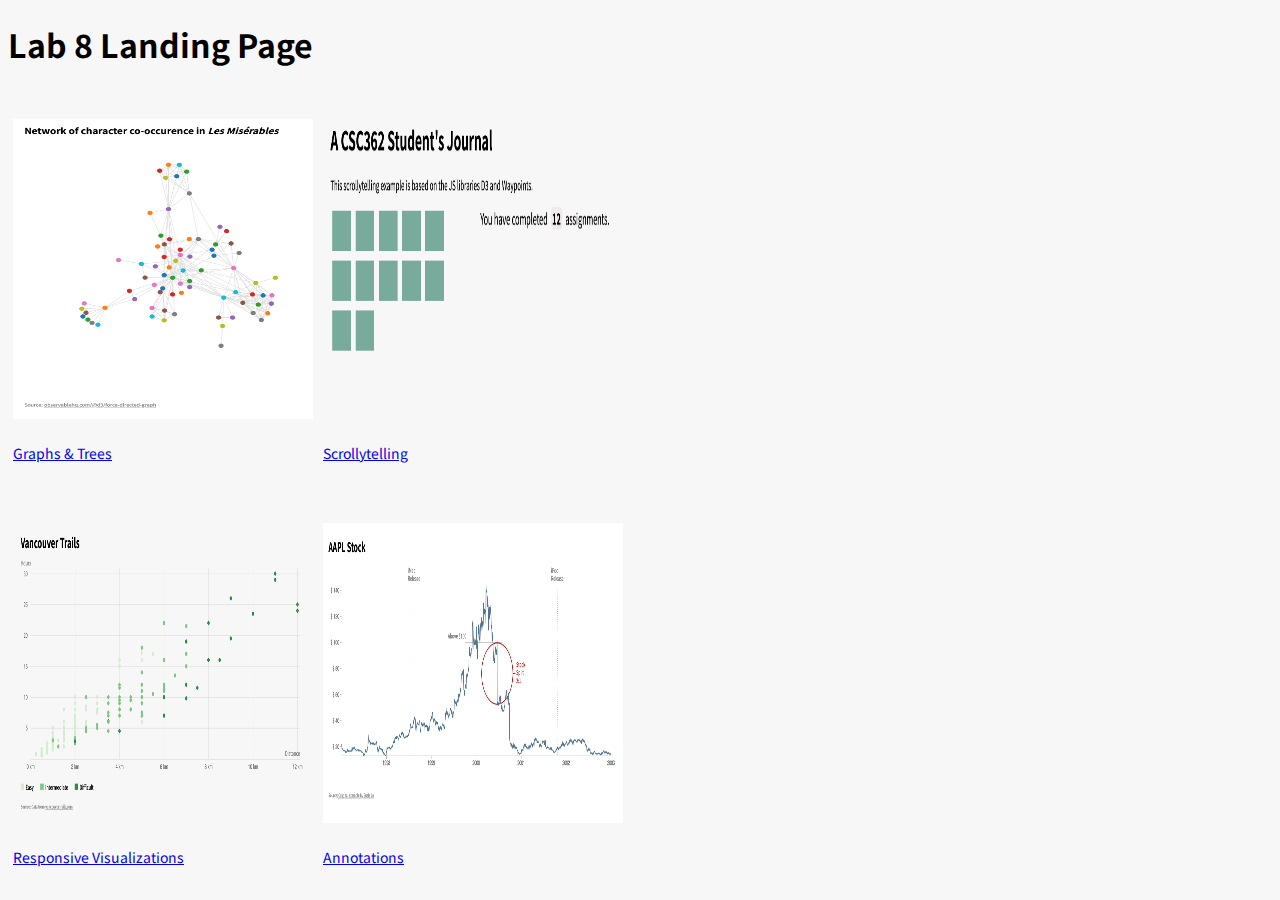
<file: lab-8-advanced-topics-ivvvi-yuan-new/index.html>
<!DOCTYPE html>
<html lang="en">
<head>
    <meta charset="UTF-8">
    <meta name="viewport" content="width=device-width, initial-scale=1.0">
    <title>Lab 8</title>
    <link rel="stylesheet" href="css/style.css">
    <link href="https://fonts.googleapis.com/css2?family=Noto+Sans+JP:wght@400;500;700&display=swap" rel="stylesheet">
</head>
<body>
    <h1>Lab 8 Landing Page</h1>
    <style type="text/css">
        </style>
        <table class="tg">
        <thead>
          <tr>
            <th class="tg-0pky"><br><img src="images/graphs.png" alt="A force directed graph showing example of graph layout based on a physical simulation." width="300" height="300"></th>
            <th class="tg-0pky"><br><img src="images/scrollytelling.png" alt="A scrolling visualization showing example of changing vis display with scrolling." width="300" height="300"></th>
          </tr>
        </thead>
        <tbody>
          <tr>
            <td class="tg-0pky"><a href="graphs/index.html">Graphs & Trees</a></td>
            <td class="tg-0pky"><a href="scrollytelling/index.html">Scrollytelling</a></td>
          </tr>
          <tr>
            <td class="tg-0lax"></td>
            <td class="tg-0lax"></td>
          </tr>
          <tr>
            <td class="tg-0pky"><br><img src="images/responsive visualization.png" alt="A scatterplot showing example of visualization adjusting its size based on screen size." width="300" height="300"></td>
            <td class="tg-0pky"><br><img src="images/annotations.png" alt="A line graph showing example annotations." width="300" height="300"></td>
          </tr>
          <tr>
            <td class="tg-0pky"><a href="responsive/index.html">Responsive Visualizations</a></td>
            <td class="tg-0pky"><a href="annotations/index.html">Annotations</a></td>
          </tr>
        </tbody>
        </table>
</body>
</html>
</file>
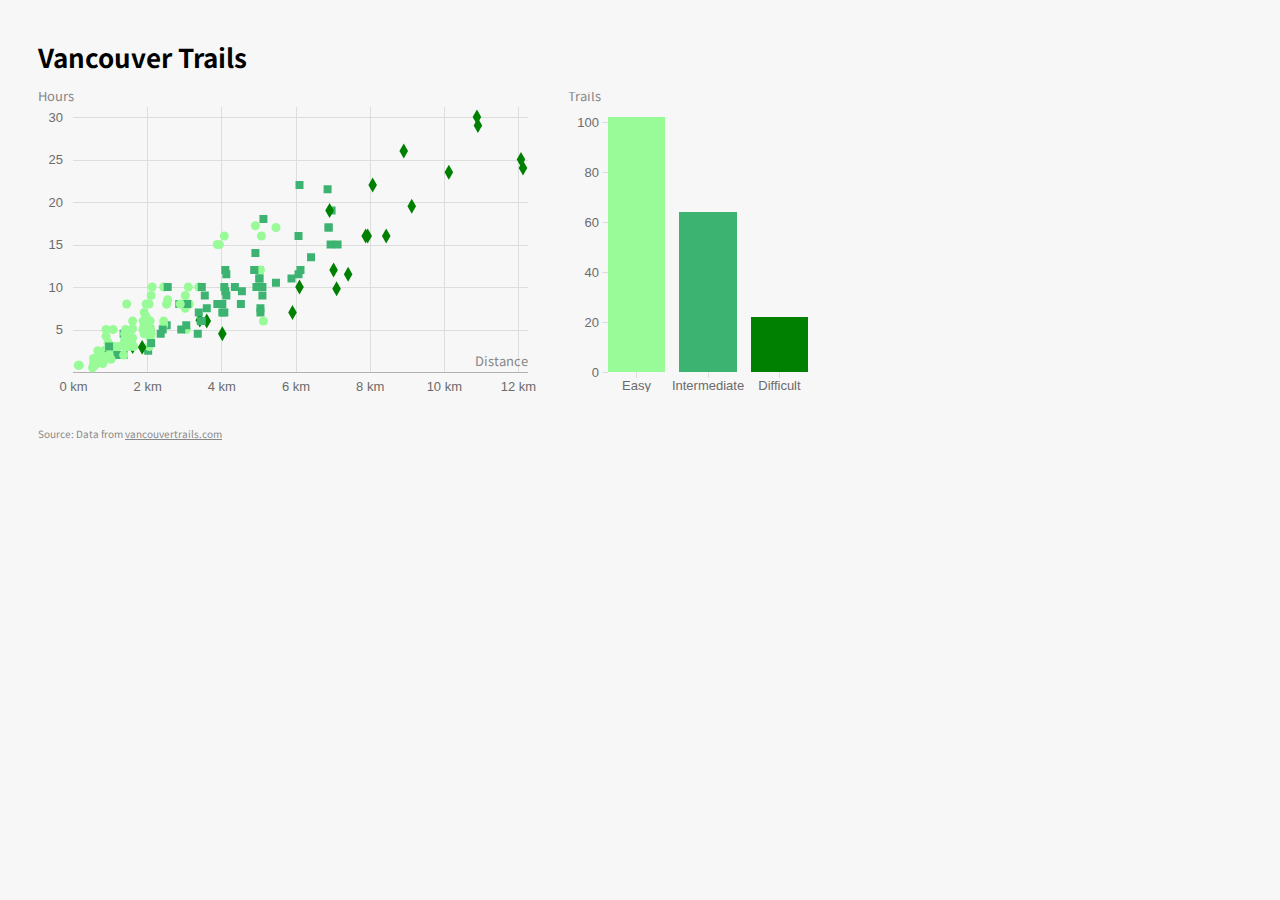
<file: trails-skeleton/index.html>
<!DOCTYPE html>
<html>
<head>
    <title>D3 Linked Charts - Basic</title>
    <link rel="stylesheet" href="css/style.css">
    <link href="https://fonts.googleapis.com/css2?family=Noto+Sans+JP:wght@500;700&display=swap" rel="stylesheet">
</head>
<body> 
    <h1>Vancouver Trails</h1>
    <!-- The wrapper div, called "container", has the display "flex" in the CSS
    to help position both divs close to each other on the page.-->
    <div class="container">

        <!-- We have two divs, one for each SVG.The class for the scatterplot div
        helps with left/right positioning-->
        <div class="margin-right"><svg id="scatterplot"></svg></div>
        <div><svg id="barchart"></svg></div>

    </div>

    <div class="source">
        Source: Data from <a href="https://vancouvertrails.com/trails/">vancouvertrails.com</a>
    </div>

    <!-- Similar tooltip code that we have used previously -->
    <div id="tooltip"></div>
    
    <!-- Order matters: we first import D3, then we use it in 
    scatterplot and barchart. We use our Scatterplot and Barchart
    objects in our main.js, so it should be last. -->
    <script src="js/d3.v6.min.js"></script>
    <script src="js/scatterplot.js"></script>
    <script src="js/barchart.js"></script>
    <script src="js/main.js"></script>
</body>
</html>
</file>
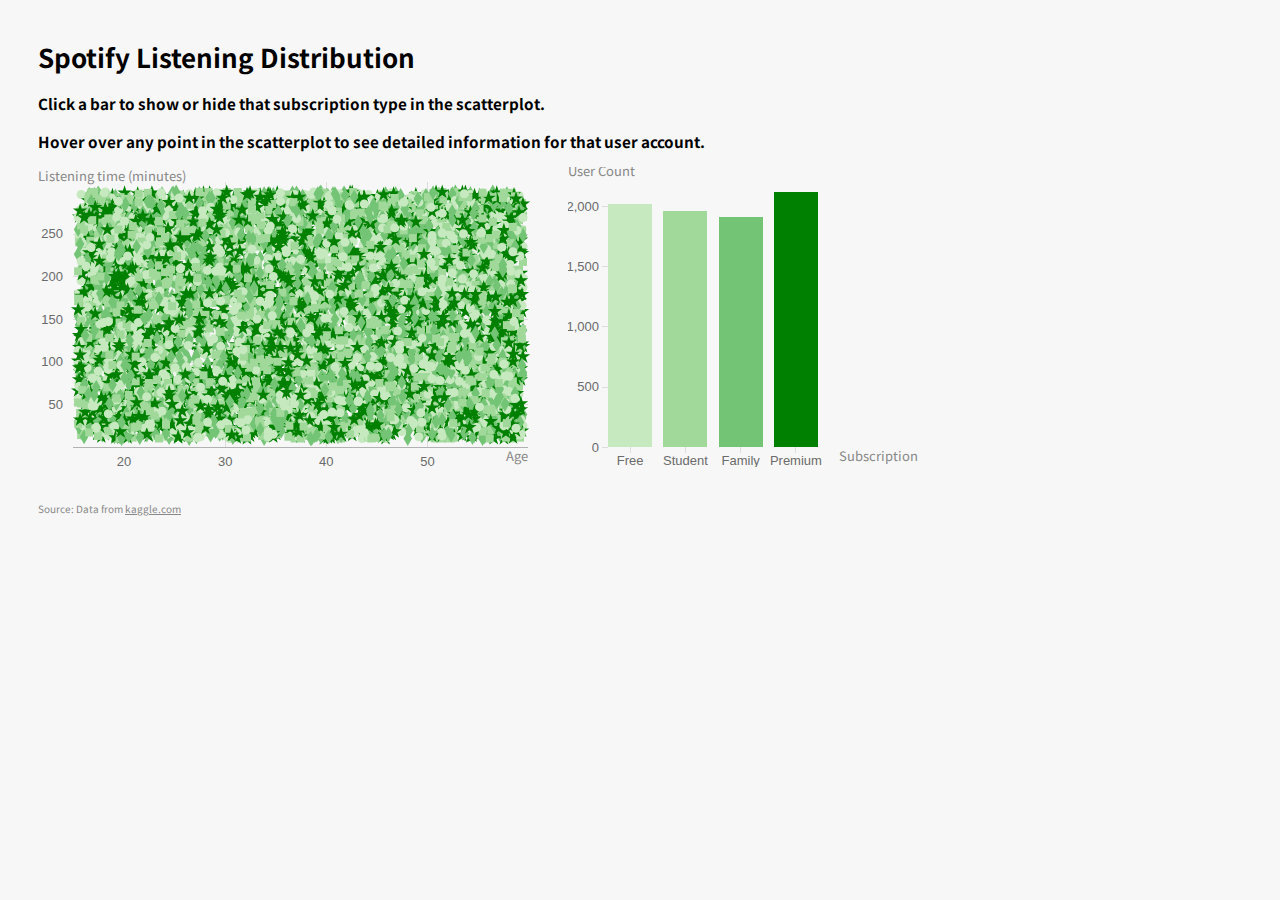
<file: Design-Sprint-2/Scatterplot/index.html>
<!DOCTYPE html>
<html>
<head>
    <title>D3 Linked Charts - Basic</title>
    <link rel="stylesheet" href="css/style.css">
    <link href="https://fonts.googleapis.com/css2?family=Noto+Sans+JP:wght@500;700&display=swap" rel="stylesheet">
</head>
<body> 
    <h1>Spotify Listening  Distribution</h1>
    <!-- The wrapper div, called "container", has the display "flex" in the CSS
    to help position both divs close to each other on the page.-->
    <h3>Click a bar to show or hide that subscription type in the scatterplot.</h3>
    <h3>Hover over any point in the scatterplot to see detailed information for that user account.</h3>
    <div class="container">

        <!-- We have two divs, one for each SVG.The class for the scatterplot div
        helps with left/right positioning-->
        <div class="margin-right"><svg id="scatterplot"></svg></div>
        <div><svg id="barchart"></svg></div>

    </div>

    <div class="source">
        Source: Data from <a href="https://www.kaggle.com/datasets/nabihazahid/spotify-dataset-for-churn-analysis/data">kaggle.com</a>
    </div>


    <!-- Similar tooltip code that we have used previously -->
    <div id="tooltip"></div>
    
    <!-- Order matters: we first import D3, then we use it in 
    scatterplot and barchart. We use our Scatterplot and Barchart
    objects in our main.js, so it should be last. -->

    <script src="js/d3.v6.min.js"></script>
    <script src="js/scatterplot.js"></script>
    <script src="js/barchart.js"></script>
    <script src="js/main.js"></script>
</body>
</html>
</file>
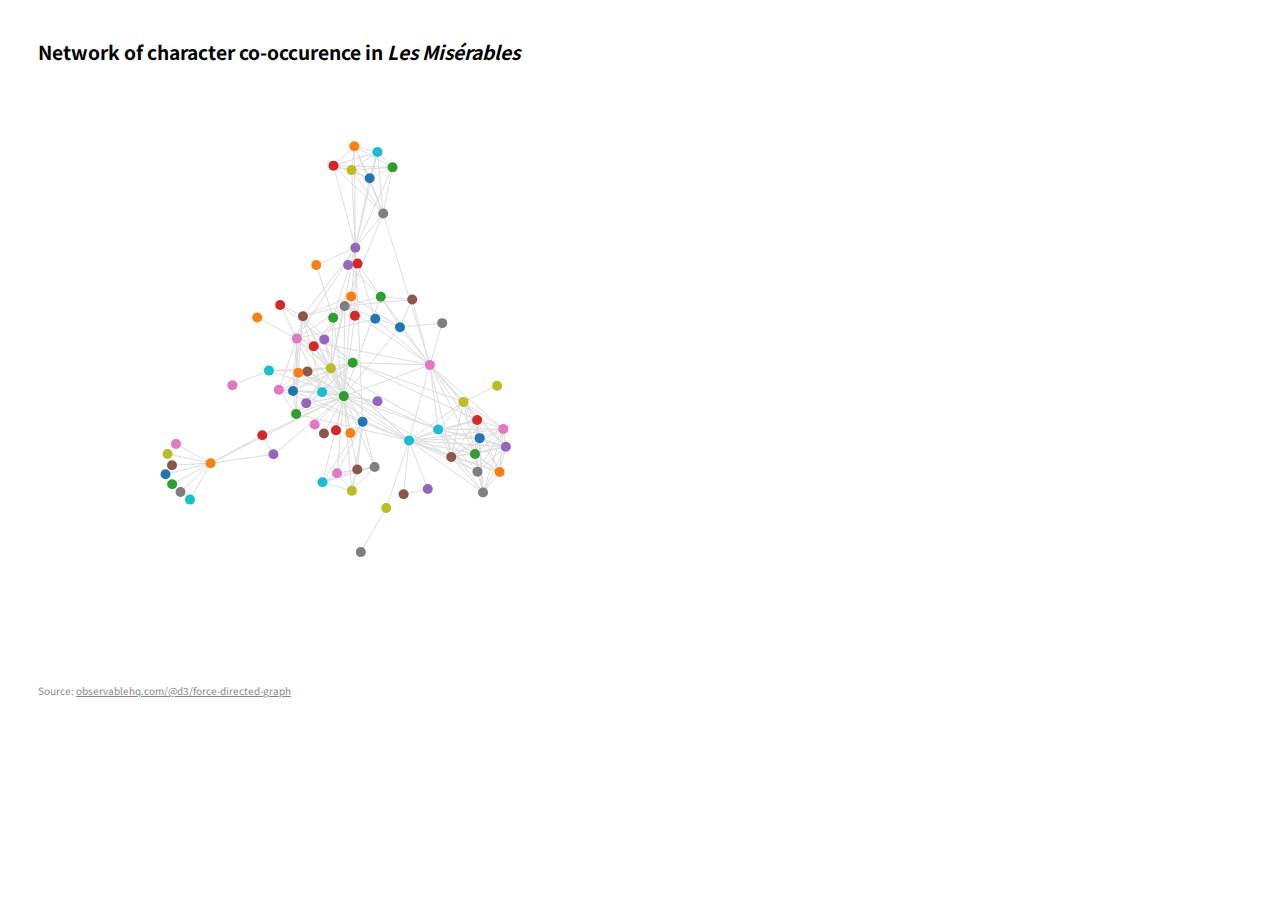
<file: lab-8-advanced-topics-ivvvi-yuan-new/graphs/index.html>
<!DOCTYPE html>
<html lang="en">
<head>
    <meta charset="UTF-8">
    <meta name="viewport" content="width=device-width, initial-scale=1.0">
    <title>Graphs and Trees</title>
    <link rel="stylesheet" href="css/style.css">
    <meta charset="UTF-8">
    <link href="https://fonts.googleapis.com/css2?family=Noto+Sans+JP:wght@500;700&display=swap" rel="stylesheet">

</head>
<body>
    <h1>Network of character co-occurence in <i>Les Misérables</i></h1>

    <div id="force-directed-graph"></div>
    <div id="name"></div>
    <div class="source">
        Source: <a href="https://observablehq.com/@d3/force-directed-graph">observablehq.com/@d3/force-directed-graph</a>
    </div>

    <script src="../js/d3.v6.min.js"></script>
    <script src="js/forceDirectedGraph.js"></script>
    <script src="js/main.js"></script>
</body>
</html>
</file>
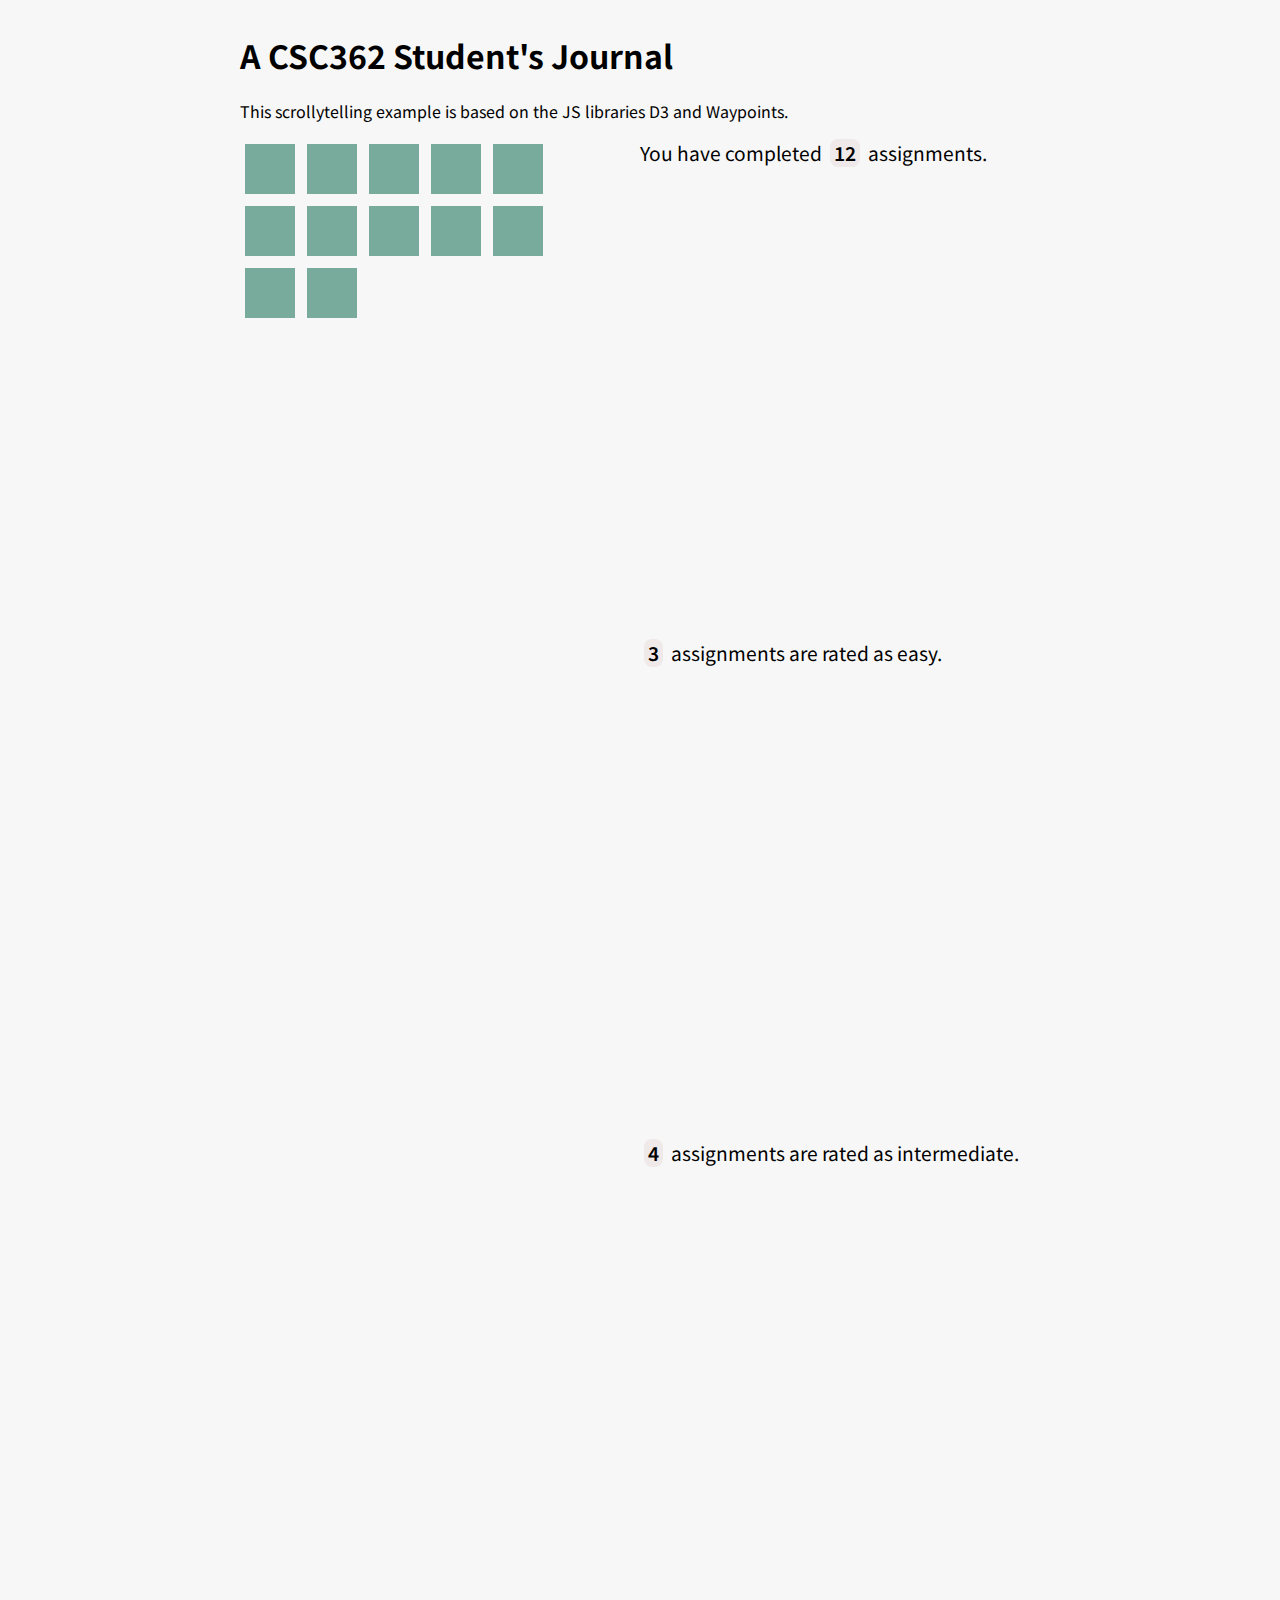
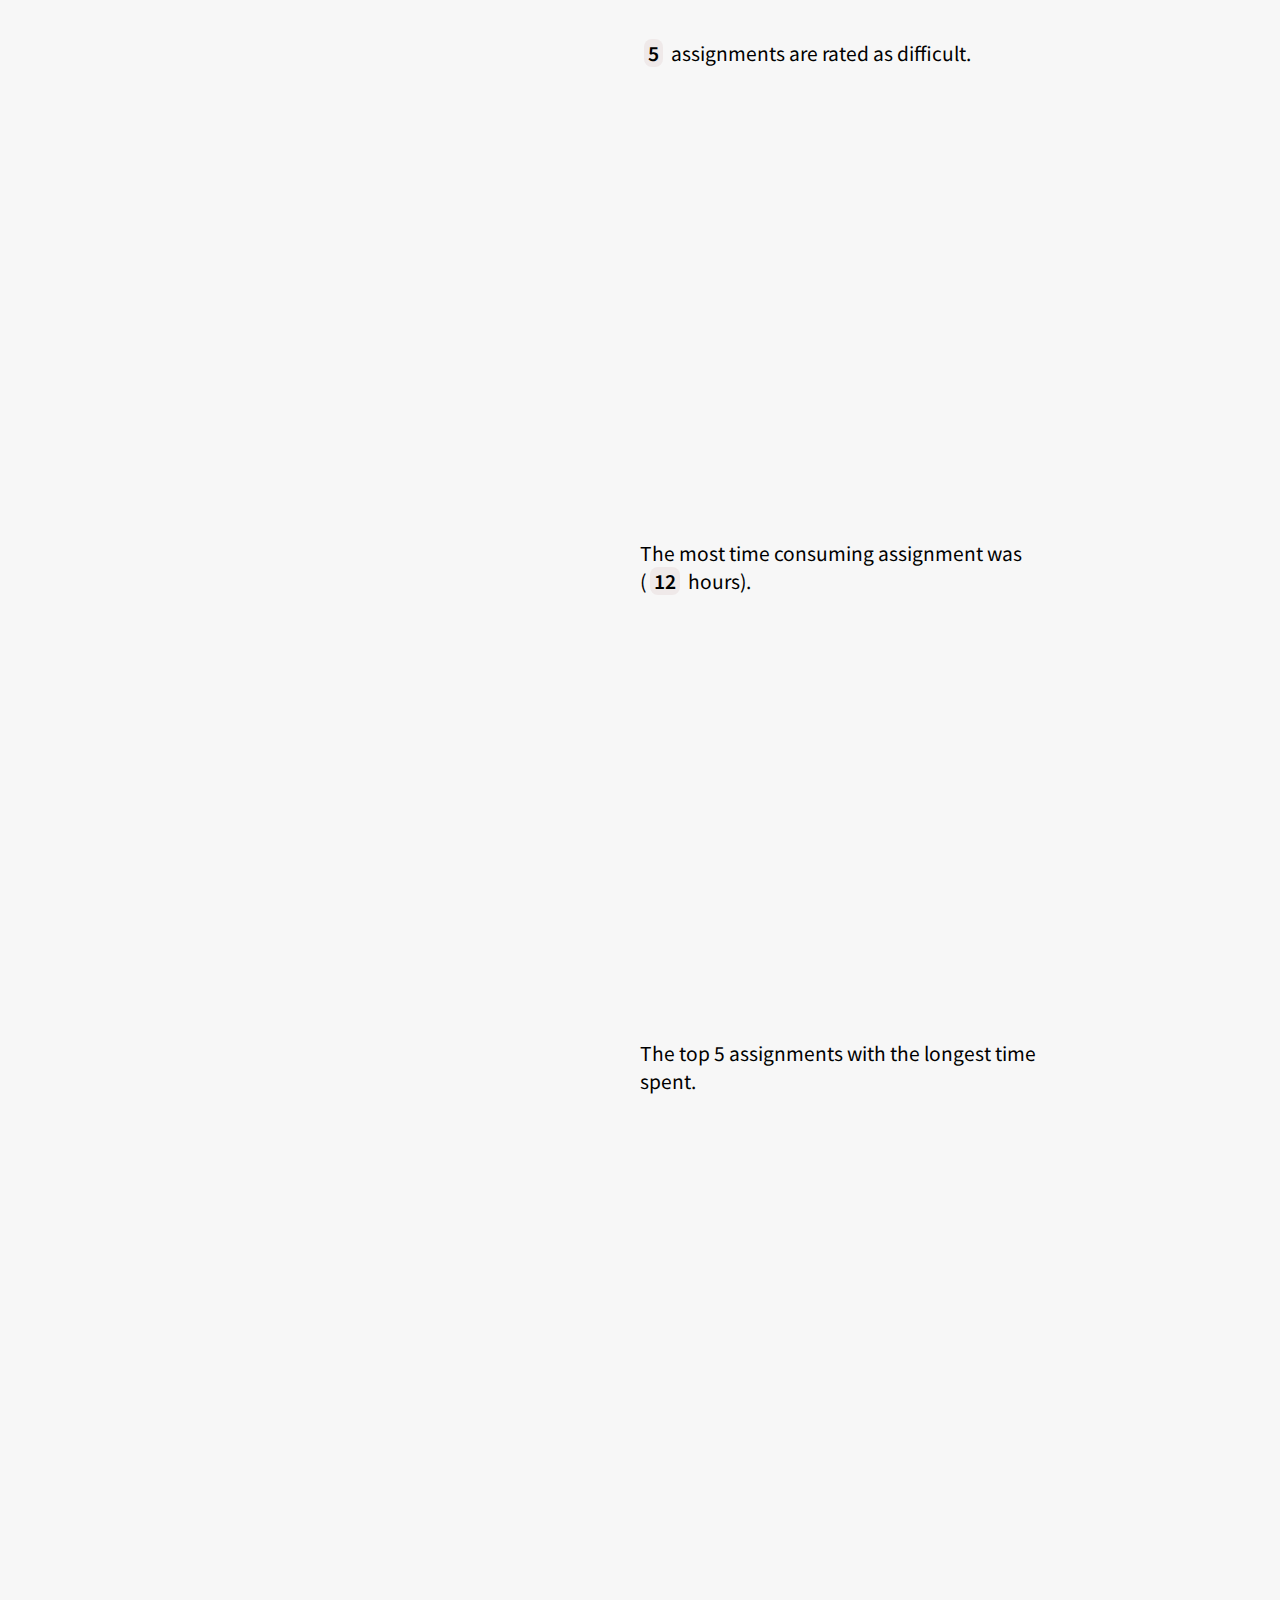
<file: lab-8-advanced-topics-ivvvi-yuan-new/scrollytelling/index.html>
<!DOCTYPE html>
<html>
<head>
    <title>Scrollytelling using D3 and Waypoints</title>
    <link rel="icon" href="data:;base64,iVBORwOKGO=" />
    <link rel="stylesheet" href="css/style.css">
    <link href="https://fonts.googleapis.com/css2?family=Noto+Sans+JP:wght@400;500;700&display=swap" rel="stylesheet">
</head>
<body> 
    <div class="page">
        <h1>A CSC362 Student's Journal</h1>

        <p>This scrollytelling example is based on the JS libraries D3 and Waypoints.</p>

        <div class="container">
            <div id="vis"></div>
            <div id="prose">
                <div class="step" id="step0">You have completed <span class="count" id="assignments-count"></span> assignments.</div>
                <div class="step" id="step1"><span class="count" id="easy-assignments-count"></span> assignments are rated as easy.</div>
                <div class="step" id="step2"><span class="count" id="intermediate-assignments-count"></span> assignments are rated as intermediate.</div>
                <div class="step" id="step3"><span class="count" id="difficult-assignments-count"></span> assignments are rated as difficult.</div>
                <div class="step" id="step4">The most time consuming assignment was <i><span id="max-duration-assignment"></span></i><br>(<span class="count" id="max-duration"></span> hours).</div>
                <div class="step" id="step5">The top 5 assignments with the longest time spent.</div>
            </div>
        </div>
    </div>


    <script src="../js/d3.v6.min.js"></script>
    <script src="js/noframework.waypoints.min.js"></script>
    <script src="js/scrollerVis.js"></script>
    <script src="js/main.js"></script>
</body>
</html>
</file>
<file: css/style.css>
/* ===== Morandi Dreamy Color Palette ===== */
:root {
    /* Morandi-inspired muted colors */
    --morandi-beige: #E8E2D9;
    --morandi-dusty-pink: #D8C3BC;
    --morandi-mauve: #B8A9A9;
    --morandi-sage: #A8B8A8;
    --morandi-sky: #8FA9B8;
    --morandi-clay: #BCAEA8;
    --morandi-yellow: #ebeb92;
    
    /* Professional accents */
    --accent-blue: #6C8BA7;
    --accent-teal: #7AA9A3;
    --accent-purple: #746090;
    
    /* Neutrals */
    --off-white: #FAF9F7;
    --light-gray: #EFECE8;
    --medium-gray: #D5D1CC;
    --dark-gray: #8A8884;
    --text-dark: #3A3A38;
    --text-light: #6A6762;
    
    /* Effects */
    --shadow-soft: 0 8px 30px rgba(168, 184, 168, 0.12);
    --shadow-medium: 0 12px 40px rgba(168, 184, 168, 0.18);
    --shadow-strong: 0 20px 60px rgba(168, 184, 168, 0.25);
    --border-radius: 20px;
    --border-radius-sm: 12px;
    --transition: all 0.4s cubic-bezier(0.175, 0.885, 0.32, 1.1);
}

/* ===== Base Styles ===== */
* {
    margin: 0;
    padding: 0;
    box-sizing: border-box;
}

html {
    scroll-behavior: smooth;
    font-size: 16px;
}

body {
    font-family: 'Inter', sans-serif;
    line-height: 1.7;
    color: var(--text-dark);
    background-color: var(--off-white);
    overflow-x: hidden;
}

h1, h2, h3, h4, h5 {
    font-family: 'Source Serif Pro', serif;
    font-weight: 400;
    line-height: 1.3;
    color: var(--text-dark);
}

.container {
    width: 90%;
    max-width: 1200px;
    margin: 0 auto;
    padding: 0 20px;
}

section {
    padding: 100px 0;
}

/* ===== Typography ===== */
.section-label {
    display: inline-block;
    font-size: 1.3rem;
    font-weight: 500;
    color: rgb(116, 92, 144);
    text-transform: uppercase;
    letter-spacing: 2px;
    margin-bottom: 15px;
}

.section-title {
    font-size: 2.8rem;
    margin-bottom: 20px;
    font-weight: 400;
}

.section-subtitle {
    font-size: 1.1rem;
    color: var(--text-light);
    max-width: 600px;
    margin-top: 15px;
    line-height: 1.6;
    margin-bottom: 1.5rem; /* Pushes project cards down */
}

/* ===== Buttons ===== */
.btn {
    display: inline-flex;
    align-items: center;
    justify-content: center;
    padding: 14px 32px;
    border-radius: var(--border-radius-sm);
    font-weight: 500;
    text-decoration: none;
    transition: var(--transition);
    border: none;
    cursor: pointer;
    font-size: 1rem;
    gap: 12px;
    letter-spacing: 0.5px;
}

.btn-primary {
    background: linear-gradient(135deg, var(--morandi-yellow), var(--accent-purple));
    color: white;
    box-shadow: var(--shadow-soft);
}

.btn-primary:hover {
    transform: translateY(-3px);
    box-shadow: var(--shadow-medium);
    background: linear-gradient(135deg, var(--accent-purple), var(--morandi-yellow));
}

.btn-secondary {
    background: transparent;
    border: 1px solid var(--morandi-yellow);
    color: var(--accent-purple);
}

.btn-secondary:hover {
    background: var(--morandi-yellow);
    color: white;
    transform: translateY(-3px);
}

/* ===== Navigation ===== */
.navbar {
    position: fixed;
    top: 0;
    left: 0;
    width: 100%;
    background: rgba(250, 249, 247, 0.92);
    backdrop-filter: blur(10px);
    z-index: 1000;
    padding: 25px 0;
    border-bottom: 1px solid rgba(232, 226, 217, 0.5);
    transition: var(--transition);
}

.navbar.scrolled {
    padding: 18px 0;
    box-shadow: var(--shadow-soft);
}

.nav-container {
    display: flex;
    justify-content: space-between;
    align-items: center;
    max-width: 1200px;
    margin: 0 auto;
    padding: 0 20px;
}

.logo {
    font-family: 'Source Serif Pro', serif;
    font-size: 1.8rem;
    font-weight: 600;
    color: var(--accent-purple);
    text-decoration: none;
    width: 50px;
    height: 50px;
    display: flex;
    align-items: center;
    justify-content: center;
    background: var(--morandi-beige);
    border-radius: 50%;
}

.nav-links {
    display: flex;
    gap: 40px;
}

.nav-link {
    color: var(--text-dark);
    text-decoration: none;
    font-weight: 500;
    font-size: 1rem;
    position: relative;
    padding: 8px 0;
    transition: var(--transition);
}

.nav-link:after {
    content: '';
    position: absolute;
    bottom: 0;
    left: 0;
    width: 0;
    height: 2px;
    background: var(--morandi-yellow);
    transition: var(--transition);
}

.nav-link:hover {
    color: var(--accent-purple);
}

.nav-link:hover:after {
    width: 100%;
}

.menu-btn {
    display: none;
    background: none;
    border: 1px solid var(--morandi-beige);
    width: 48px;
    height: 48px;
    border-radius: 50%;
    font-size: 1.2rem;
    color: var(--accent-purple);
    cursor: pointer;
    transition: var(--transition);
}

.menu-btn:hover {
    background: var(--morandi-beige);
}

/* ===== Hero Section ===== */
.hero {
    padding-top: 160px;
    padding-bottom: 120px;
    position: relative;
    overflow: hidden;
}

.hero:before {
    content: '';
    position: absolute;
    top: 0;
    right: 0;
    width: 40%;
    height: 100%;
    background: linear-gradient(135deg, var(--morandi-beige), transparent);
    z-index: -1;
}

.hero-content {
    display: grid;
    grid-template-columns: 1fr 1fr;
    gap: 80px;
    align-items: center;
}

.hero-subtitle {
    font-size: 1.1rem;
    color: var(--accent-purple);
    letter-spacing: 2px;
    margin-bottom: 20px;
    text-transform: uppercase;
}

.hero-title {
    font-size: 3.2rem;
    line-height: 1.2;
    margin-bottom: 25px;
    font-weight: 400;
}

.highlight {
    color: var(--accent-purple);
    font-weight: 600;
    position: relative;
    display: inline-block;
}

.highlight:after {
    content: '';
    position: absolute;
    bottom: 5px;
    left: 0;
    width: 100%;
    height: 6px;
    background: rgba(108, 139, 167, 0.15);
    z-index: -1;
    border-radius: 3px;
}

.hero-description {
    font-size: 1.2rem;
    color: var(--text-light);
    margin-bottom: 40px;
    line-height: 1.8;
    max-width: 500px;
}

.hero-buttons {
    display: flex;
    gap: 20px;
    flex-wrap: wrap;
}

/* Hero Visual */
.hero-image {
    position: relative;
}

.image-wrapper {
    position: relative;
    height: 400px;
}

.floating-shape {
    position: absolute;
    border-radius: 50%;
    background: linear-gradient(135deg, var(--morandi-yellow), var(--accent-teal));
    opacity: 0.1;
    animation: float 8s ease-in-out infinite;
}

.shape-1 {
    width: 200px;
    height: 200px;
    top: 0;
    right: 0;
    animation-delay: 0s;
}

.shape-2 {
    width: 150px;
    height: 150px;
    bottom: 50px;
    left: 0;
    animation-delay: 2s;
    background: linear-gradient(135deg, var(--morandi-sage), var(--morandi-yellow));
}

.shape-3 {
    width: 100px;
    height: 100px;
    bottom: 0;
    right: 100px;
    animation-delay: 4s;
    background: linear-gradient(135deg, var(--morandi-dusty-pink), var(--morandi-clay));
}

@keyframes float {
    0%, 100% {
        transform: translateY(0) rotate(0deg);
        border-radius: 60% 40% 30% 70% / 60% 30% 70% 40%;
    }
    50% {
        transform: translateY(-20px) rotate(180deg);
        border-radius: 30% 60% 70% 40% / 50% 60% 30% 60%;
    }
}

.hero-visual {
    position: absolute;
    top: 50%;
    left: 50%;
    transform: translate(-50%, -50%);
    display: grid;
    grid-template-columns: repeat(2, 1fr);
    gap: 30px;
    width: 100%;
    max-width: 400px;
}

.visual-element {
    background: white;
    padding: 25px;
    border-radius: var(--border-radius);
    box-shadow: var(--shadow-soft);
    display: flex;
    flex-direction: column;
    align-items: center;
    justify-content: center;
    text-align: center;
    transition: var(--transition);
}

.visual-element:hover {
    transform: translateY(-10px);
    box-shadow: var(--shadow-medium);
}

.visual-element i {
    font-size: 2rem;
    color: var(--accent-purple);
    margin-bottom: 15px;
}

.visual-element span {
    font-size: 0.9rem;
    color: var(--text-light);
    font-weight: 500;
}

/* ===== About Section ===== */
.about-content {
    display: grid;
    grid-template-columns: 1fr 1fr;
    gap: 80px;
}

.about-text h3 {
    font-size: 1.8rem;
    margin-bottom: 25px;
    color: var(--text-dark);
}

.about-text p {
    color: var(--text-light);
    margin-bottom: 20px;
    line-height: 1.8;
}

.education {
    margin-top: 40px;
    padding: 30px;
    background: white;
    border-radius: var(--border-radius);
    box-shadow: var(--shadow-soft);
}

.education h4 {
    font-size: 1.2rem;
    margin-bottom: 25px;
    color: var(--accent-purple);
    display: flex;
    align-items: center;
    gap: 10px;
}

.education-item {
    margin-bottom: 25px;
    padding-bottom: 25px;
    border-bottom: 1px solid var(--light-gray);
}

.education-item:last-child {
    margin-bottom: 0;
    padding-bottom: 0;
    border-bottom: none;
}

.education-item h5 {
    font-size: 1.1rem;
    margin-bottom: 5px;
    color: var(--text-dark);
}

.education-school {
    color: var(--accent-purple);
    font-weight: 500;
    margin-bottom: 5px;
}

.education-details {
    color: var(--text-light);
    font-size: 0.9rem;
}

.about-skills {
    padding: 40px;
    background: white;
    border-radius: var(--border-radius);
    box-shadow: var(--shadow-soft);
}

.about-skills h4 {
    font-size: 1.4rem;
    margin-bottom: 30px;
    color: var(--text-dark);
}

.skills-grid {
    display: grid;
    grid-template-columns: repeat(2, 1fr);
    gap: 25px;
}

.skill-item {
    text-align: center;
    padding: 25px;
    background: var(--off-white);
    border-radius: var(--border-radius-sm);
    transition: var(--transition);
}

.skill-item:hover {
    transform: translateY(-5px);
    background: white;
    box-shadow: var(--shadow-soft);
}

.skill-icon {
    width: 60px;
    height: 60px;
    background: linear-gradient(135deg, var(--morandi-beige), var(--morandi-sage));
    border-radius: 50%;
    display: flex;
    align-items: center;
    justify-content: center;
    margin: 0 auto 20px;
    color: var(--accent-purple);
    font-size: 1.5rem;
}

.skill-item h5 {
    font-size: 1.1rem;
    margin-bottom: 10px;
    color: var(--text-dark);
}

.skill-item p {
    color: var(--text-light);
    font-size: 0.9rem;
    line-height: 1.6;
}

/* ===== Projects Section ===== */
.projects {
    background: var(--light-gray);
}

.projects-grid {
    display: grid;
    grid-template-columns: repeat(auto-fit, minmax(350px, 1fr));
    gap: 40px;
}

.project-card {
    background: white;
    border-radius: var(--border-radius);
    overflow: hidden;
    box-shadow: var(--shadow-soft);
    transition: var(--transition);
}

.project-card:hover {
    transform: translateY(-15px);
    box-shadow: var(--shadow-medium);
}

.project-image {
    position: relative;
    height: 250px;
    overflow: hidden;
}

.project-image img {
    width: 100%;
    height: 100%;
    object-fit: cover;
    transition: var(--transition);
}

.project-card:hover .project-image img {
    transform: scale(1.05);
}

.project-overlay {
    position: absolute;
    top: 20px;
    right: 20px;
}

.project-category {
    background: var(--accent-purple);
    color: white;
    padding: 8px 16px;
    border-radius: 50px;
    font-size: 0.8rem;
    font-weight: 500;
    letter-spacing: 1px;
}

.project-content {
    padding: 30px;
}

.project-content h3 {
    font-size: 1.5rem;
    margin-bottom: 15px;
    color: var(--text-dark);
}

.project-description {
    color: var(--text-light);
    margin-bottom: 20px;
    line-height: 1.7;
    font-size: 0.95rem;
}

.project-tags {
    display: flex;
    flex-wrap: wrap;
    gap: 10px;
    margin-bottom: 25px;
}

.tag {
    background: var(--morandi-beige);
    color: var(--accent-purple);
    padding: 6px 12px;
    border-radius: 50px;
    font-size: 0.8rem;
    font-weight: 500;
}

.project-link {
    color: var(--accent-purple);
    text-decoration: none;
    font-weight: 500;
    display: inline-flex;
    align-items: center;
    gap: 10px;
    transition: var(--transition);
}

.project-link:hover {
    gap: 15px;
    color: var(--morandi-yellow);
}

/* ===== Process Section ===== */
.process-timeline {
    max-width: 800px;
    margin: 0 auto;
}

.process-step {
    display: flex;
    gap: 40px;
    margin-bottom: 60px;
    padding-bottom: 60px;
    border-bottom: 1px solid var(--light-gray);
    position: relative;
}

.process-step:last-child {
    margin-bottom: 0;
    padding-bottom: 0;
    border-bottom: none;
}

.step-number {
    font-family: 'Source Serif Pro', serif;
    font-size: 2.5rem;
    font-weight: 300;
    color: var(--morandi-yellow);
    min-width: 60px;
}

.step-content h3 {
    font-size: 1.5rem;
    margin-bottom: 15px;
    color: var(--text-dark);
}

.step-content p {
    color: var(--text-light);
    margin-bottom: 20px;
    line-height: 1.7;
}

.step-tools {
    display: flex;
    flex-wrap: wrap;
    gap: 10px;
    list-style: none;
}

.step-tools li {
    background: var(--morandi-beige);
    color: var(--accent-purple);
    padding: 8px 16px;
    border-radius: 50px;
    font-size: 0.85rem;
    font-weight: 500;
}

/* ===== Contact Section ===== */
.contact-content {
    display: grid;
    grid-template-columns: 1fr 1fr;
    gap: 80px;
}

.contact-info {
    display: flex;
    flex-direction: column;
    gap: 30px;
}

.contact-card {
    display: flex;
    align-items: center;
    gap: 25px;
    padding: 30px;
    background: white;
    border-radius: var(--border-radius);
    box-shadow: var(--shadow-soft);
    transition: var(--transition);
}

.contact-card:hover {
    transform: translateX(10px);
    box-shadow: var(--shadow-medium);
}

.contact-icon {
    width: 60px;
    height: 60px;
    background: linear-gradient(135deg, var(--morandi-beige), var(--morandi-yellow));
    border-radius: 50%;
    display: flex;
    align-items: center;
    justify-content: center;
    color: var(--accent-purple);
    font-size: 1.3rem;
}

.contact-card h3 {
    font-size: 1.2rem;
    margin-bottom: 5px;
    color: var(--text-dark);
}

.contact-card p {
    color: var(--text-light);
}

.resume-link {
    color: var(--accent-purple);
    text-decoration: none;
    font-weight: 500;
    transition: var(--transition);
}

.resume-link:hover {
    color: var(--morandi-yellow);
}

.contact-form-container {
    background: white;
    padding: 40px;
    border-radius: var(--border-radius);
    box-shadow: var(--shadow-soft);
}

.contact-form {
    display: flex;
    flex-direction: column;
    gap: 25px;
}

.form-group input,
.form-group textarea {
    width: 100%;
    padding: 16px 20px;
    border: 1px solid var(--medium-gray);
    border-radius: var(--border-radius-sm);
    font-family: 'Inter', sans-serif;
    font-size: 1rem;
    color: var(--text-dark);
    background: var(--off-white);
    transition: var(--transition);
}

.form-group input:focus,
.form-group textarea:focus {
    outline: none;
    border-color: var(--morandi-yellow);
    background: white;
    box-shadow: 0 0 0 3px rgba(108, 139, 167, 0.1);
}

.form-group input::placeholder,
.form-group textarea::placeholder {
    color: var(--dark-gray);
}

.form-group textarea {
    min-height: 150px;
    resize: vertical;
}

/* ===== Footer ===== */
.footer {
    background: var(--light-gray);
    padding: 80px 0 40px;
    border-top: 1px solid var(--medium-gray);
    text-align: center;
    padding-top: 40px;
    border-top: 1px solid var(--medium-gray);
}

.footer p {
    color: var(--text-light);
    font-size: 0.9rem;
    margin-bottom: 10px;
}

.footer p:last-child {
    margin-bottom: 0;
}

/* ===== Responsive Design ===== */
@media (max-width: 992px) {
    .hero-content,
    .about-content,
    .contact-content {
        grid-template-columns: 1fr;
        gap: 60px;
    }
    
    .hero-visual {
        max-width: 300px;
    }
    
    .footer-content {
        grid-template-columns: 1fr;
        gap: 40px;
    }
    
    .section-title {
        font-size: 2.4rem;
    }
}

@media (max-width: 768px) {
    .nav-links {
        display: none;
        position: absolute;
        top: 100%;
        left: 0;
        width: 100%;
        background: white;
        flex-direction: column;
        padding: 30px;
        gap: 25px;
        box-shadow: var(--shadow-medium);
        border-radius: 0 0 var(--border-radius) var(--border-radius);
    }
    
    .nav-links.active {
        display: flex;
    }
    
    .menu-btn {
        display: block;
    }
    
    section {
        padding: 80px 0;
    }
    
    .hero {
        padding-top: 140px;
    }
    
    .hero-title {
        font-size: 2.5rem;
    }
    
    .skills-grid {
        grid-template-columns: 1fr;
    }
    
    .process-step {
        flex-direction: column;
        gap: 20px;
    }
}

@media (max-width: 576px) {
    .hero-title {
        font-size: 2rem;
    }
    
    .section-title {
        font-size: 2rem;
    }
    
    .projects-grid {
        grid-template-columns: 1fr;
    }
    
    .hero-buttons {
        flex-direction: column;
    }
    
    .btn {
        width: 100%;
        justify-content: center;
    }
    
    .contact-form-container {
        padding: 30px 20px;
    }
}

.nav-header {
    margin-right: auto;
    margin-left: 30px;
    display: flex;
    flex-direction: column;
}

.nav-title {
    font-weight: 600;
    font-size: 0.9rem;
    color: var(--text-dark);
}

.nav-subtitle {
    font-size: 0.75rem;
    color: var(--text-light);
    margin-top: 2px;
}
</file>
<file: lab-8-advanced-topics-ivvvi-yuan-new/css/style.css>
body {
    font-family: 'Noto Sans JP', sans-serif;
    font-size: 16px;
    font-weight: 400;
    background: #f7f7f7;
  }

/* Table styling */
.tg  {
    border-collapse:collapse;
    border-spacing:0;
}

.tg td {
    font-size:14px;
    overflow:hidden;
    padding:10px 5px;
    word-break:normal;
}
.tg th{ 
    font-size:14px;
    font-weight:normal;
    overflow:hidden;
    padding:10px 5px;
    word-break:normal;
}
.tg .tg-0pky{
    border-color:inherit;
    text-align:left;
    vertical-align:top;
}
.tg .tg-sxqf{
    border-color:inherit;
    font-family:inherit;
    text-align:left;
    vertical-align:top;
}
.tg .tg-0lax{
    text-align:left;
    vertical-align:top;
}
</file>
<file: trails-skeleton/css/style.css>
body {
    font-family: 'Noto Sans JP', sans-serif;
    font-size: 13px;
    padding: 30px;
    background: #f7f7f7;
  }
  
  .container {
    display: flex;
  }
  
  .margin-right {
    margin-right: 30px;
  }
  
  h1 {
    margin-top: 0;
  }
  
  .source {
    margin-top: 30px;
    font-size: 10px;
    color: #888;
  }
  .source a {
    color: #888;
  }
  
  /* Marks */
  .point:hover {
    stroke: #333;
  }
  .bar {
    shape-rendering: crispEdges;
  }
  
  
  /* Axes */
  .axis line {
    fill: none;
    stroke: #ddd;
    shape-rendering: crispEdges;
  }
  .axis text {
    font-size: 13px;
    fill: #6b6b6b;
  }
  .axis-title {
    font-size: 13px;
    fill: #888;
  }
  .y-axis .tick:first-child line {
    stroke: #b1b1b1;
  }
  .y-axis .tick:first-child text {
    display: none;
  }
  .x-axis .tick:first-child line {
    display: none;
  }
  .axis path {
    display: none;
  }
  
  
  /* Tooltip */
  #tooltip {
    position: absolute;
    display: none;
    background: #fff;
    box-shadow: 3px 3px 3px 0px rgb(92 92 92 / 0.5);
    border: 1px solid #ddd;
    font-size: 12px;
    font-weight: 500;
    padding: 8px;
    min-width: 160px;
    color: #333;
  }
  .tooltip-title {
    color: #000;
    font-size: 14px;
    font-weight: 600;
  }
  #tooltip ul {
    margin: 5px 0 0 0;
    padding-left: 20px;
  }


  /* bar */
  .bar:hover {
    stroke: #777;
  }
  .bar.active {
    stroke: #555;
  }
</file>
<file: Design-Sprint-2/Scatterplot/css/style.css>
body {
    font-family: 'Noto Sans JP', sans-serif;
    font-size: 13px;
    padding: 30px;
    background: #f7f7f7;
  }
  
  .container {
    display: flex;
  }
  
  .margin-right {
    margin-right: 30px;
  }
  
  h1 {
    margin-top: 0;
  }
  
  .source {
    margin-top: 30px;
    font-size: 10px;
    color: #888;
  }
  .source a {
    color: #888;
  }
  
  /* Marks */
  .point:hover {
    stroke: #333;
  }
  .bar {
    shape-rendering: crispEdges;
  }
  
  
  /* Axes */
  .axis line {
    fill: none;
    stroke: #ddd;
    shape-rendering: crispEdges;
  }
  .axis text {
    font-size: 13px;
    fill: #6b6b6b;
  }
  .axis-title {
    font-size: 13px;
    fill: #888;
  }
  .y-axis .tick:first-child line {
    stroke: #b1b1b1;
  }
  .y-axis .tick:first-child text {
    display: none;
  }
  .x-axis .tick:first-child line {
    display: none;
  }
  .axis path {
    display: none;
  }
  
  
  /* Tooltip */
  #tooltip {
    position: absolute;
    display: none;
    background: #fff;
    box-shadow: 3px 3px 3px 0px rgb(92 92 92 / 0.5);
    border: 1px solid #ddd;
    font-size: 12px;
    font-weight: 500;
    padding: 8px;
    min-width: 160px;
    color: #333;
  }
  .tooltip-title {
    color: #000;
    font-size: 14px;
    font-weight: 600;
  }
  #tooltip ul {
    margin: 5px 0 0 0;
    padding-left: 20px;
  }


  /* bar */
  .bar:hover {
    stroke: #777;
  }
  .bar.active {
    stroke: #555;
  }
</file>
<file: lab-8-advanced-topics-ivvvi-yuan-new/graphs/css/style.css>
body {
    font-family: 'Noto Sans JP', sans-serif;
    font-size: 13px;
    padding: 30px;
  }
  
  h1 {
    margin-top: 0;
    font-size: 1.2rem;
  }
  
  .source {
    font-size: 10px;
    color: #888;
  }
  .source a {
    color: #888;
  }
  
  line {
    stroke: #ddd;
  }
</file>
<file: lab-8-advanced-topics-ivvvi-yuan-new/scrollytelling/css/style.css>
body {
  font-family: 'Noto Sans JP', sans-serif;
  font-size: 16px;
  font-weight: 400;
  background: #f7f7f7;
}

.page {
  margin: 2rem auto;
  max-width: 50rem;
}

.container {
  position: relative;
  margin-bottom: 100px;
}

#vis {
  position: fixed;
  width: 400px;
}

#prose {
  margin-left: 400px;
}
#prose .step {
  height: 500px;
}

.count {
  padding: 0px 4px;
  background: #efe9e9;
  font-weight: 600;
  border-radius: 8px;
  margin: 0 4px;
}

.step {
  font-size: 1.2rem;
}

.chart-label {
  font-size: .7rem;
}
</file>
